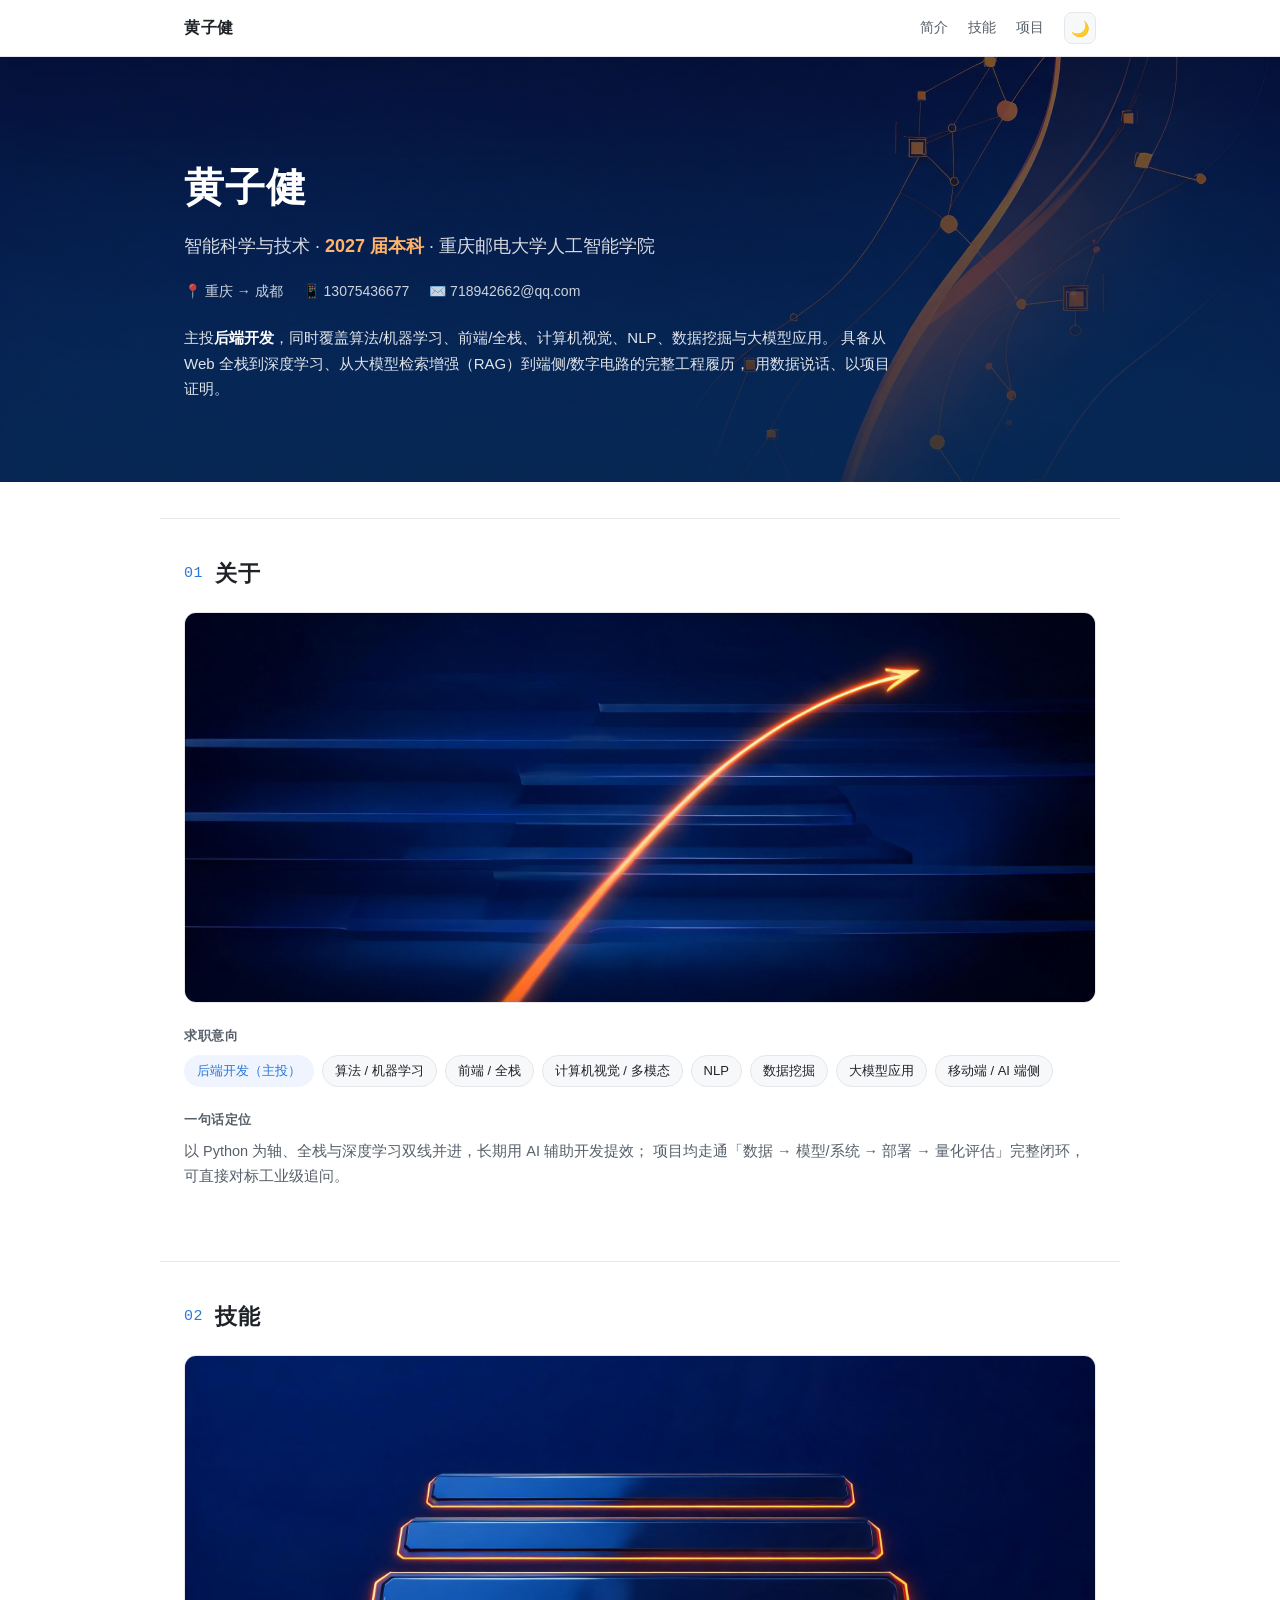
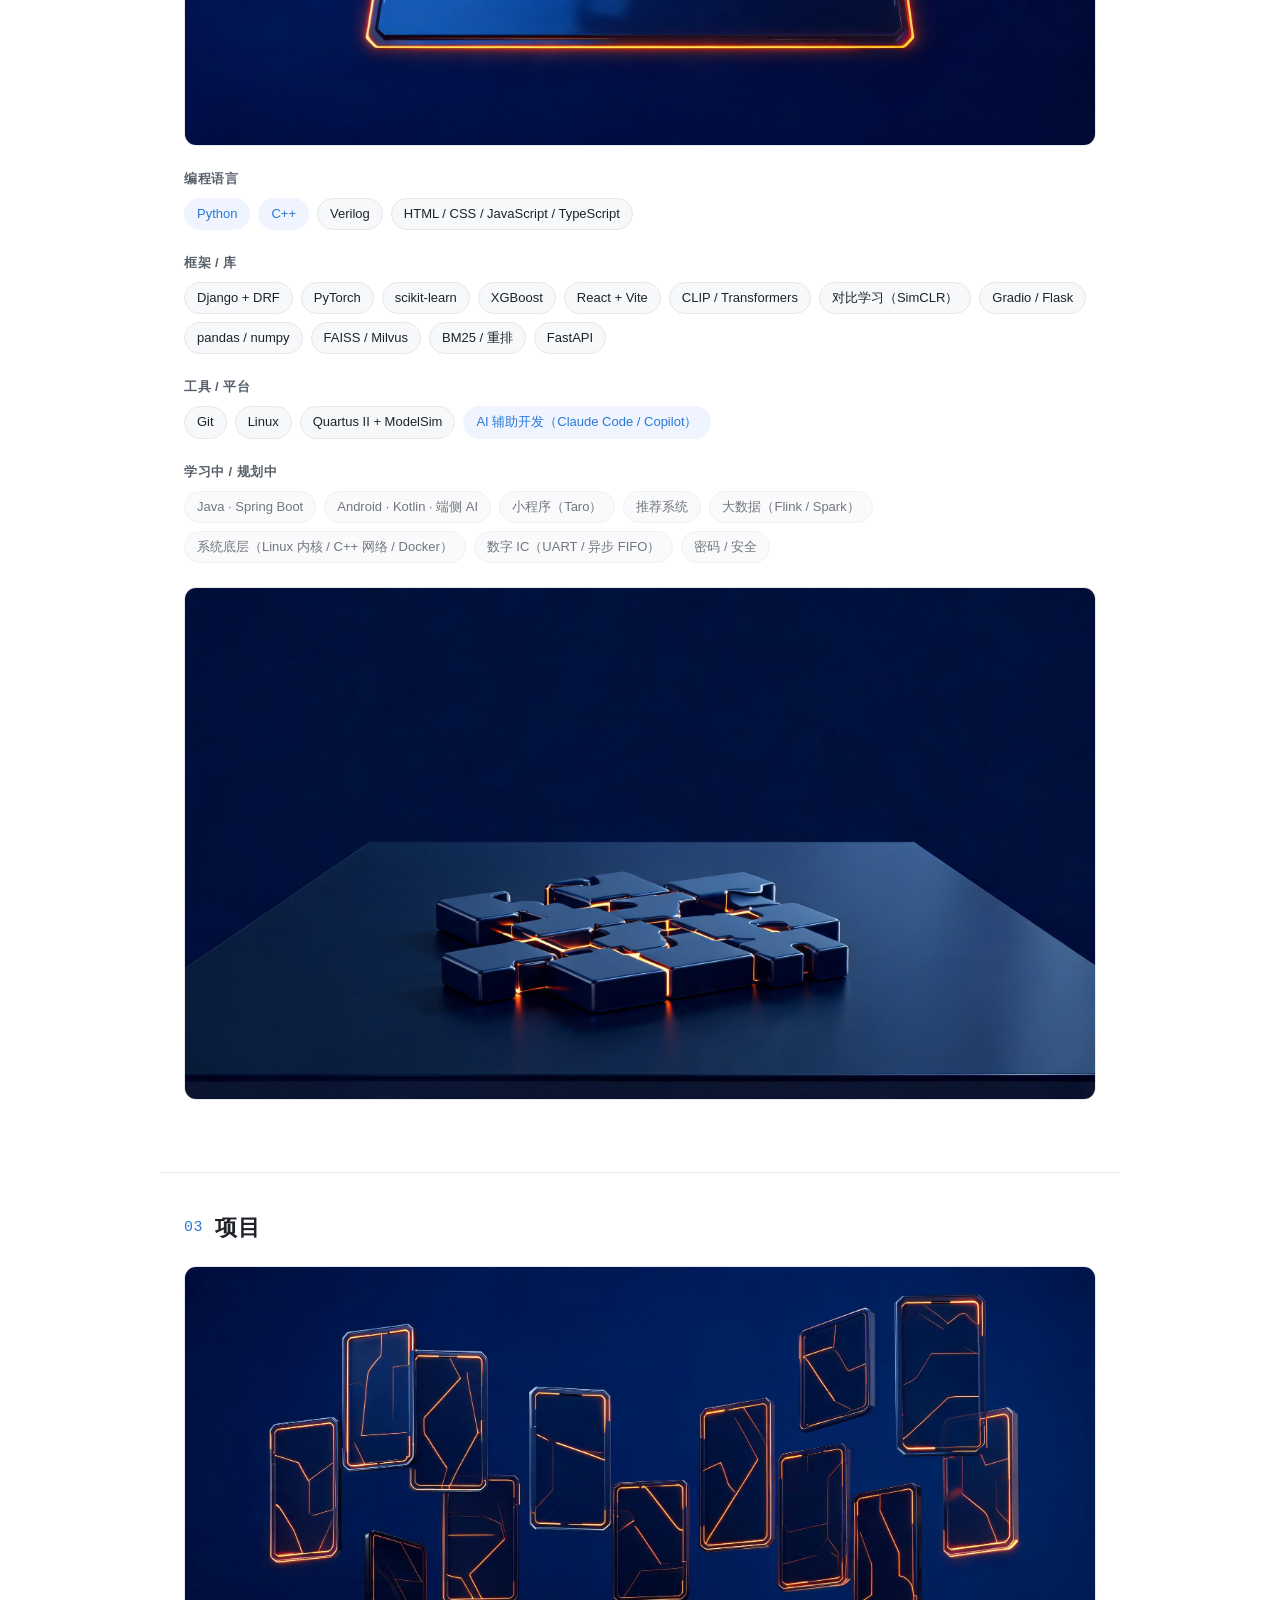
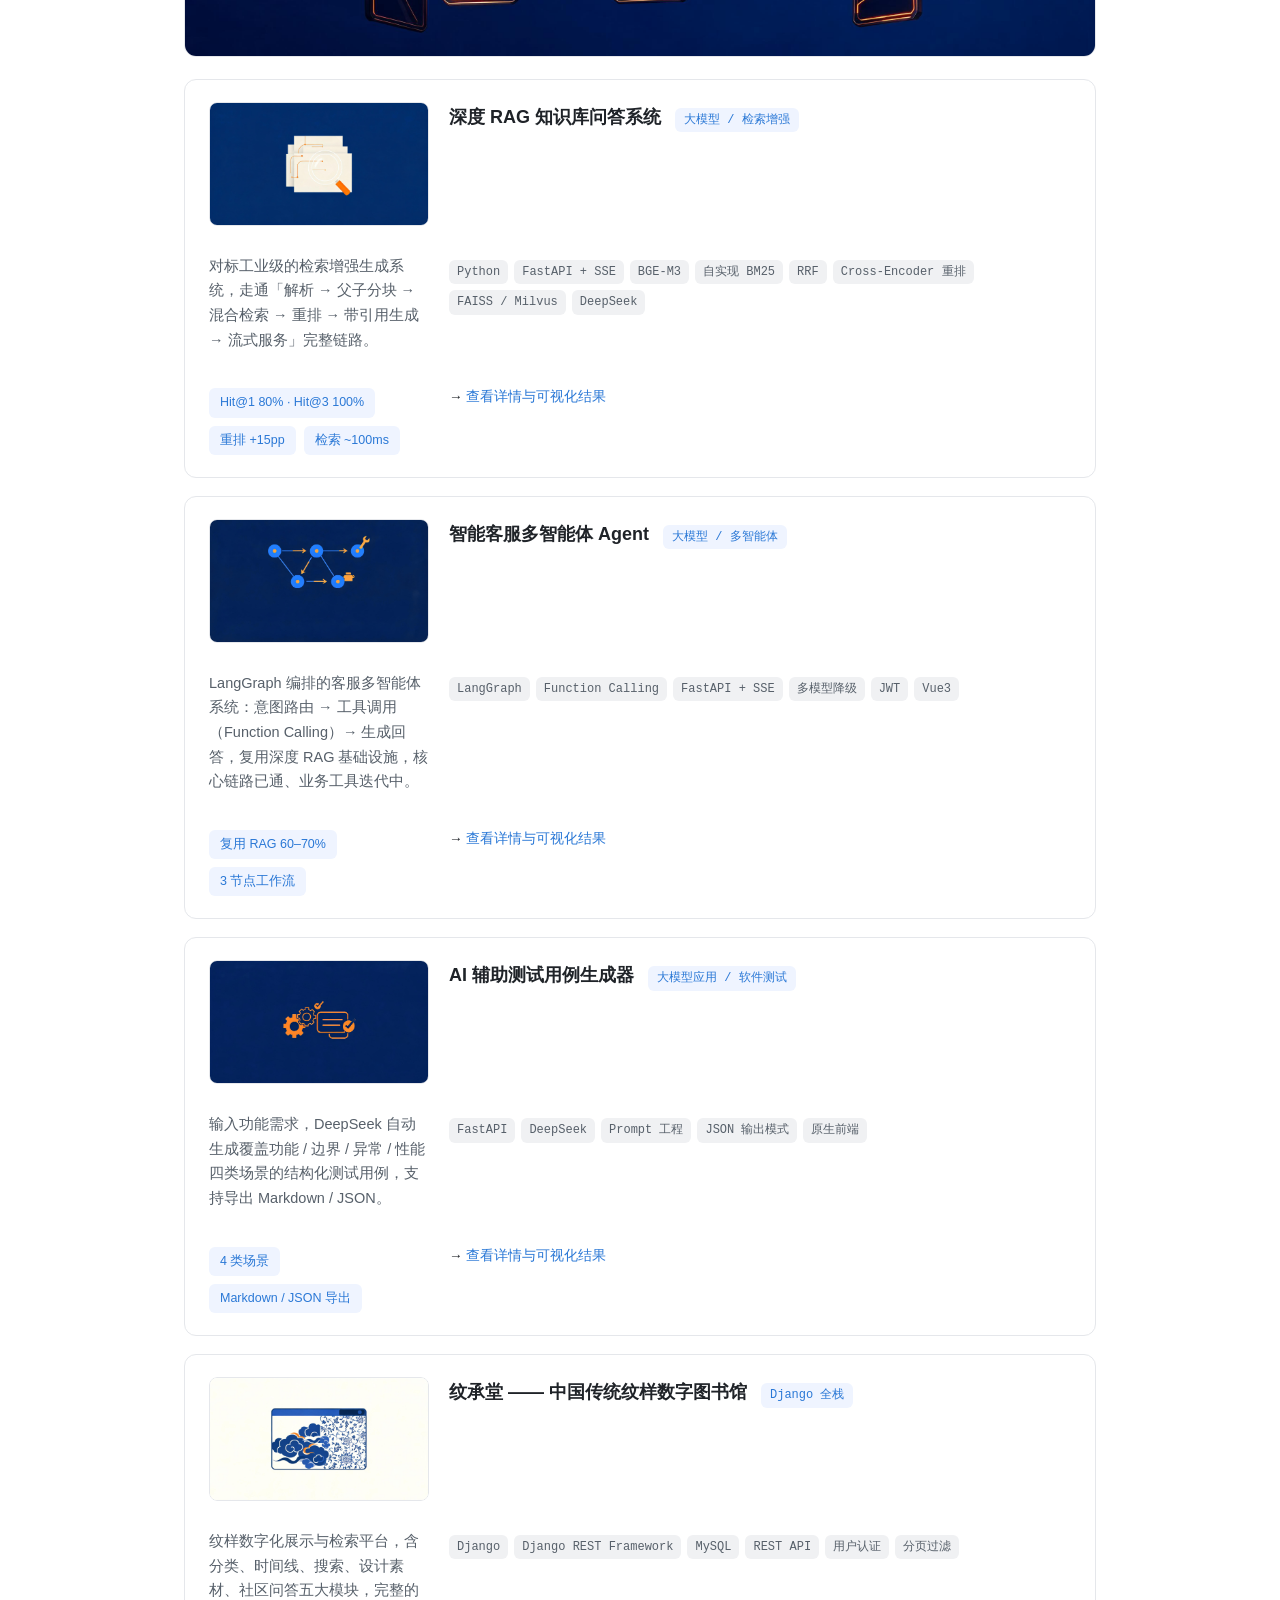
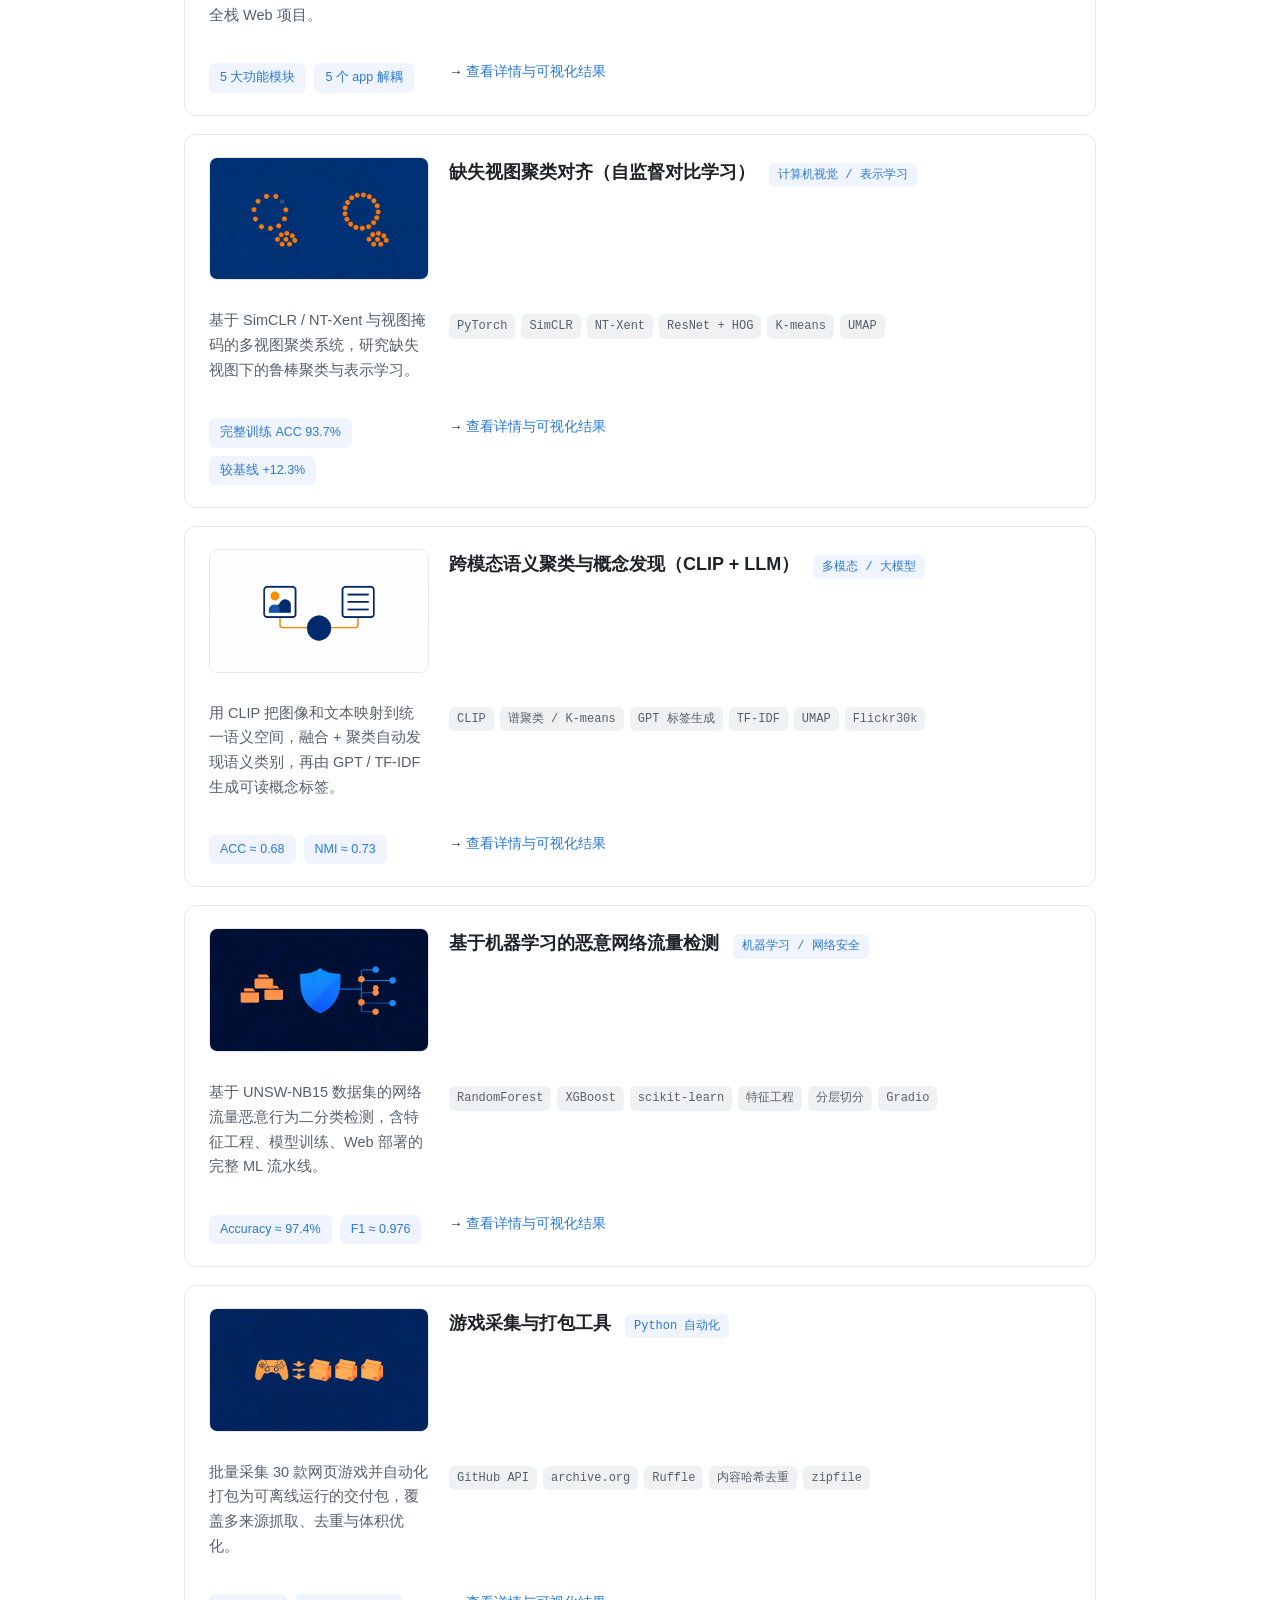
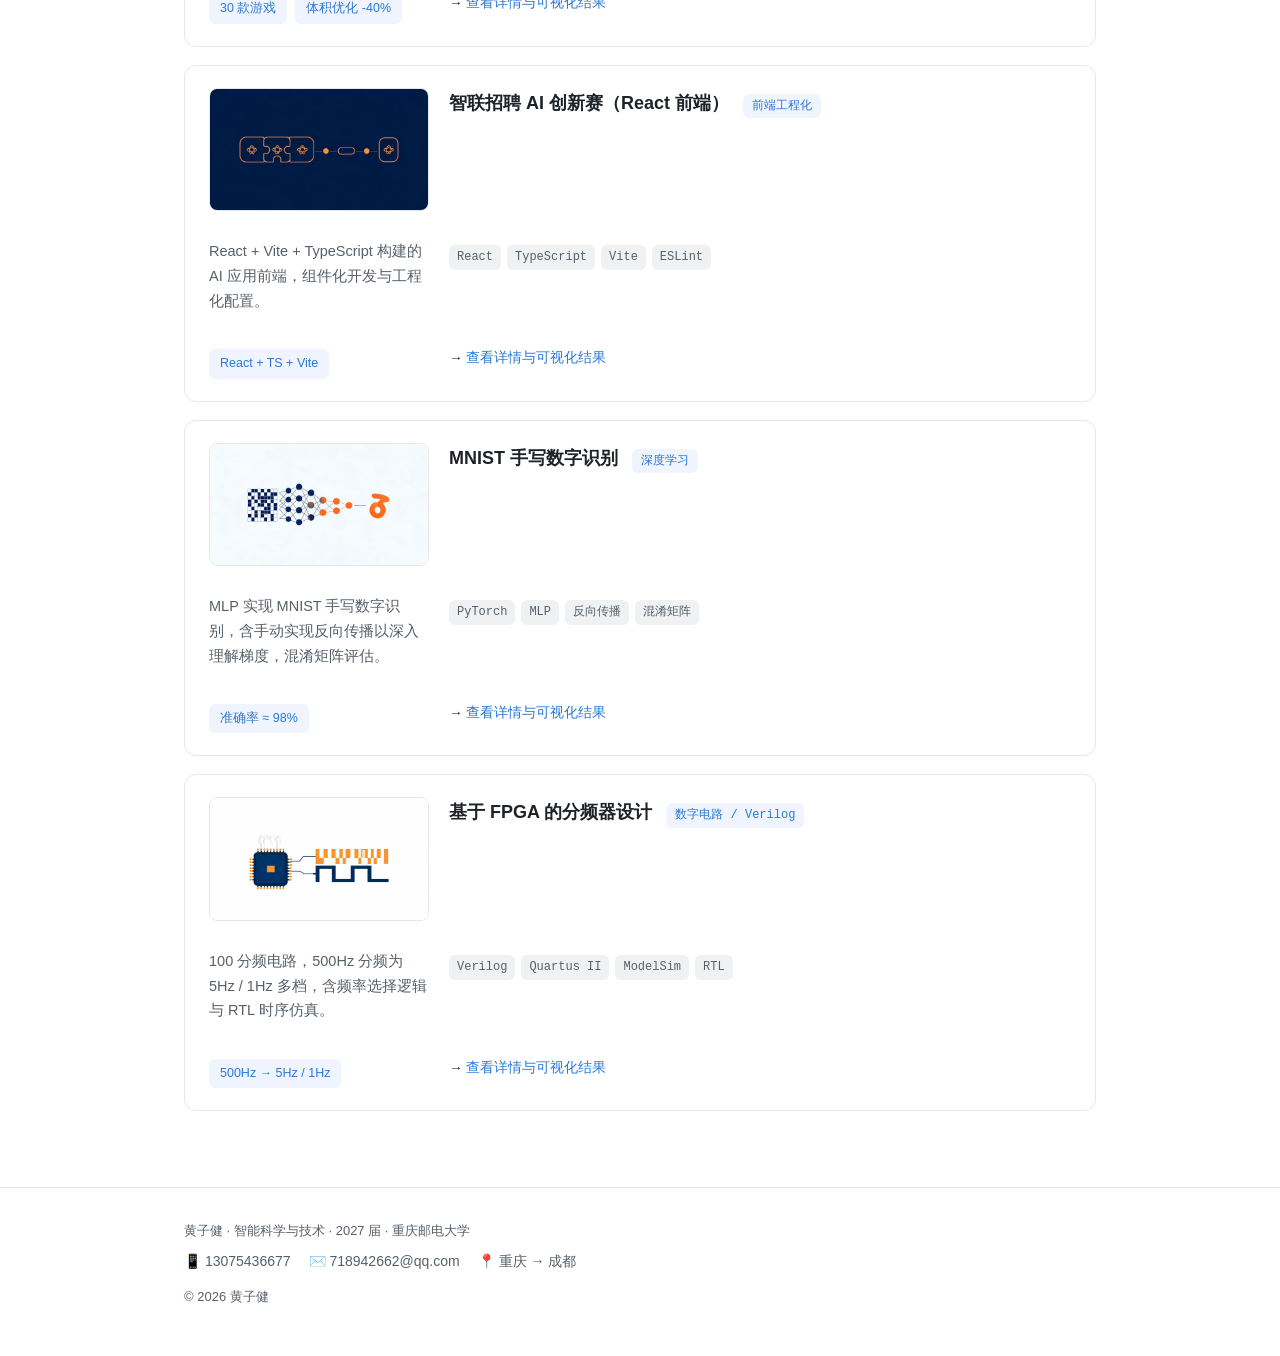
<file: index.html>
<!DOCTYPE html>
<html lang="zh-CN">
<head>
<meta charset="UTF-8" />
<meta name="viewport" content="width=device-width, initial-scale=1.0, viewport-fit=cover" />
<meta name="description" content="黄子健 · 智能科学与技术 · 个人技术主页" />
<title>黄子健 · 个人主页</title>
<link rel="stylesheet" href="style.css" />
</head>
<body>
<nav>
  <div class="inner">
    <a class="logo" href="#top">黄子健</a>
    <div class="links">
      <a href="#about">简介</a>
      <a href="#skills">技能</a>
      <a href="#projects">项目</a>
      <button id="theme-toggle" aria-label="切换深浅色" title="切换深浅色">🌙</button>
    </div>
  </div>
</nav>

<header class="hero" id="top">
  <div class="hero-bg"><img src="assets/hero.jpg" alt="科技感抽象插画横幅" /></div>
  <div class="wrap">
    <h1>黄子健</h1>
    <div class="role">智能科学与技术 · <b>2027 届本科</b> · 重庆邮电大学人工智能学院</div>
    <div class="contact">
      <span>📍 重庆 → 成都</span>
      <span>📱 13075436677</span>
      <span>✉️ 718942662@qq.com</span>
    </div>
    <p class="intro">
      主投<b>后端开发</b>，同时覆盖算法/机器学习、前端/全栈、计算机视觉、NLP、数据挖掘与大模型应用。
      具备从 Web 全栈到深度学习、从大模型检索增强（RAG）到端侧/数字电路的完整工程履历，
      用数据说话、以项目证明。
    </p>
  </div>
</header>

<section id="about">
  <div class="wrap">
    <h2><span class="num">01</span>关于</h2>
    <div class="sec-banner"><img src="assets/banner-about.jpg" alt="关于 · 抽象轨迹" loading="lazy"></div>
    <div class="skill-group">
      <div class="label">求职意向</div>
      <div class="tags">
        <span class="tag accent">后端开发（主投）</span>
        <span class="tag">算法 / 机器学习</span>
        <span class="tag">前端 / 全栈</span>
        <span class="tag">计算机视觉 / 多模态</span>
        <span class="tag">NLP</span>
        <span class="tag">数据挖掘</span>
        <span class="tag">大模型应用</span>
        <span class="tag">移动端 / AI 端侧</span>
      </div>
    </div>
    <div class="skill-group" style="margin-bottom:0">
      <div class="label">一句话定位</div>
      <p style="font-size:14.5px;color:var(--text-muted)">
        以 Python 为轴、全栈与深度学习双线并进，长期用 AI 辅助开发提效；
        项目均走通「数据 → 模型/系统 → 部署 → 量化评估」完整闭环，可直接对标工业级追问。
      </p>
    </div>
  </div>
</section>

<section id="skills">
  <div class="wrap">
    <h2><span class="num">02</span>技能</h2>
    <div class="sec-banner"><img src="assets/banner-skills.jpg" alt="技能 · 技术平台层" loading="lazy"></div>
    <div class="skill-group">
      <div class="label">编程语言</div>
      <div class="tags">
        <span class="tag accent">Python</span><span class="tag accent">C++</span>
        <span class="tag">Verilog</span><span class="tag">HTML / CSS / JavaScript / TypeScript</span>
      </div>
    </div>
    <div class="skill-group">
      <div class="label">框架 / 库</div>
      <div class="tags">
        <span class="tag">Django + DRF</span><span class="tag">PyTorch</span>
        <span class="tag">scikit-learn</span><span class="tag">XGBoost</span>
        <span class="tag">React + Vite</span><span class="tag">CLIP / Transformers</span>
        <span class="tag">对比学习（SimCLR）</span><span class="tag">Gradio / Flask</span>
        <span class="tag">pandas / numpy</span><span class="tag">FAISS / Milvus</span>
        <span class="tag">BM25 / 重排</span><span class="tag">FastAPI</span>
      </div>
    </div>
    <div class="skill-group">
      <div class="label">工具 / 平台</div>
      <div class="tags">
        <span class="tag">Git</span><span class="tag">Linux</span>
        <span class="tag">Quartus II + ModelSim</span><span class="tag accent">AI 辅助开发（Claude Code / Copilot）</span>
      </div>
    </div>
    <div class="skill-group" style="margin-bottom:0">
      <div class="label">学习中 / 规划中</div>
      <div class="tags">
        <span class="tag muted">Java · Spring Boot</span>
        <span class="tag muted">Android · Kotlin · 端侧 AI</span>
        <span class="tag muted">小程序（Taro）</span>
        <span class="tag muted">推荐系统</span>
        <span class="tag muted">大数据（Flink / Spark）</span>
        <span class="tag muted">系统底层（Linux 内核 / C++ 网络 / Docker）</span>
        <span class="tag muted">数字 IC（UART / 异步 FIFO）</span>
        <span class="tag muted">密码 / 安全</span>
      </div>
    </div>
    <div class="sec-viz"><img src="assets/skills.jpg" alt="技术栈全景" loading="lazy"></div>
  </div>
</section>

<section id="projects">
  <div class="wrap">
    <h2><span class="num">03</span>项目</h2>
    <div class="sec-banner"><img src="assets/banner-projects.jpg" alt="项目 · 作品集展示" loading="lazy"></div>
    <div class="projects">

      <div class="proj">
        <a class="thumb" href="projects/rag.html"><img src="assets/rag.jpg" alt="深度 RAG 知识库问答系统" loading="lazy"></a>
        <div class="head">
          <h3><a class="title" href="projects/rag.html">深度 RAG 知识库问答系统</a></h3>
          <span class="badge">大模型 / 检索增强</span>
        </div>
        <p class="desc">对标工业级的检索增强生成系统，走通「解析 → 父子分块 → 混合检索 → 重排 → 带引用生成 → 流式服务」完整链路。</p>
        <div class="stack">
          <span class="t">Python</span><span class="t">FastAPI + SSE</span><span class="t">BGE-M3</span>
          <span class="t">自实现 BM25</span><span class="t">RRF</span><span class="t">Cross-Encoder 重排</span>
          <span class="t">FAISS / Milvus</span><span class="t">DeepSeek</span>
        </div>
        <div class="metric">
          <span class="m">Hit@1 80% · Hit@3 100%</span><span class="m">重排 +15pp</span><span class="m">检索 ~100ms</span>
        </div>
        <p class="goto">→ <a href="projects/rag.html">查看详情与可视化结果</a></p>
      </div>

      <div class="proj">
        <a class="thumb" href="projects/agent.html"><img src="assets/agent.jpg" alt="智能客服多智能体 Agent" loading="lazy"></a>
        <div class="head">
          <h3><a class="title" href="projects/agent.html">智能客服多智能体 Agent</a></h3>
          <span class="badge">大模型 / 多智能体</span>
        </div>
        <p class="desc">LangGraph 编排的客服多智能体系统：意图路由 → 工具调用（Function Calling）→ 生成回答，复用深度 RAG 基础设施，核心链路已通、业务工具迭代中。</p>
        <div class="stack">
          <span class="t">LangGraph</span><span class="t">Function Calling</span><span class="t">FastAPI + SSE</span>
          <span class="t">多模型降级</span><span class="t">JWT</span><span class="t">Vue3</span>
        </div>
        <div class="metric">
          <span class="m">复用 RAG 60–70%</span><span class="m">3 节点工作流</span>
        </div>
        <p class="goto">→ <a href="projects/agent.html">查看详情与可视化结果</a></p>
      </div>

      <div class="proj">
        <a class="thumb" href="projects/ai-test-tool.html"><img src="assets/ai-test.jpg" alt="AI 辅助测试用例生成器" loading="lazy"></a>
        <div class="head">
          <h3><a class="title" href="projects/ai-test-tool.html">AI 辅助测试用例生成器</a></h3>
          <span class="badge">大模型应用 / 软件测试</span>
        </div>
        <p class="desc">输入功能需求，DeepSeek 自动生成覆盖功能 / 边界 / 异常 / 性能四类场景的结构化测试用例，支持导出 Markdown / JSON。</p>
        <div class="stack">
          <span class="t">FastAPI</span><span class="t">DeepSeek</span><span class="t">Prompt 工程</span>
          <span class="t">JSON 输出模式</span><span class="t">原生前端</span>
        </div>
        <div class="metric">
          <span class="m">4 类场景</span><span class="m">Markdown / JSON 导出</span>
        </div>
        <p class="goto">→ <a href="projects/ai-test-tool.html">查看详情与可视化结果</a></p>
      </div>

      <div class="proj">
        <a class="thumb" href="projects/wenchengtang.html"><img src="assets/wenchengtang.jpg" alt="纹承堂 —— 中国传统纹样数字图书馆" loading="lazy"></a>
        <div class="head">
          <h3><a class="title" href="projects/wenchengtang.html">纹承堂 —— 中国传统纹样数字图书馆</a></h3>
          <span class="badge">Django 全栈</span>
        </div>
        <p class="desc">纹样数字化展示与检索平台，含分类、时间线、搜索、设计素材、社区问答五大模块，完整的全栈 Web 项目。</p>
        <div class="stack">
          <span class="t">Django</span><span class="t">Django REST Framework</span><span class="t">MySQL</span>
          <span class="t">REST API</span><span class="t">用户认证</span><span class="t">分页过滤</span>
        </div>
        <div class="metric">
          <span class="m">5 大功能模块</span><span class="m">5 个 app 解耦</span>
        </div>
        <p class="goto">→ <a href="projects/wenchengtang.html">查看详情与可视化结果</a></p>
      </div>

      <div class="proj">
        <a class="thumb" href="projects/clustering.html"><img src="assets/clustering.jpg" alt="缺失视图聚类对齐（自监督对比学习）" loading="lazy"></a>
        <div class="head">
          <h3><a class="title" href="projects/clustering.html">缺失视图聚类对齐（自监督对比学习）</a></h3>
          <span class="badge">计算机视觉 / 表示学习</span>
        </div>
        <p class="desc">基于 SimCLR / NT-Xent 与视图掩码的多视图聚类系统，研究缺失视图下的鲁棒聚类与表示学习。</p>
        <div class="stack">
          <span class="t">PyTorch</span><span class="t">SimCLR</span><span class="t">NT-Xent</span>
          <span class="t">ResNet + HOG</span><span class="t">K-means</span><span class="t">UMAP</span>
        </div>
        <div class="metric">
          <span class="m">完整训练 ACC 93.7%</span><span class="m">较基线 +12.3%</span>
        </div>
        <p class="goto">→ <a href="projects/clustering.html">查看详情与可视化结果</a></p>
      </div>

      <div class="proj">
        <a class="thumb" href="projects/clip.html"><img src="assets/clip.jpg" alt="跨模态语义聚类与概念发现（CLIP + LLM）" loading="lazy"></a>
        <div class="head">
          <h3><a class="title" href="projects/clip.html">跨模态语义聚类与概念发现（CLIP + LLM）</a></h3>
          <span class="badge">多模态 / 大模型</span>
        </div>
        <p class="desc">用 CLIP 把图像和文本映射到统一语义空间，融合 + 聚类自动发现语义类别，再由 GPT / TF-IDF 生成可读概念标签。</p>
        <div class="stack">
          <span class="t">CLIP</span><span class="t">谱聚类 / K-means</span><span class="t">GPT 标签生成</span>
          <span class="t">TF-IDF</span><span class="t">UMAP</span><span class="t">Flickr30k</span>
        </div>
        <div class="metric">
          <span class="m">ACC ≈ 0.68</span><span class="m">NMI ≈ 0.73</span>
        </div>
        <p class="goto">→ <a href="projects/clip.html">查看详情与可视化结果</a></p>
      </div>

      <div class="proj">
        <a class="thumb" href="projects/traffic.html"><img src="assets/traffic.jpg" alt="基于机器学习的恶意网络流量检测" loading="lazy"></a>
        <div class="head">
          <h3><a class="title" href="projects/traffic.html">基于机器学习的恶意网络流量检测</a></h3>
          <span class="badge">机器学习 / 网络安全</span>
        </div>
        <p class="desc">基于 UNSW-NB15 数据集的网络流量恶意行为二分类检测，含特征工程、模型训练、Web 部署的完整 ML 流水线。</p>
        <div class="stack">
          <span class="t">RandomForest</span><span class="t">XGBoost</span><span class="t">scikit-learn</span>
          <span class="t">特征工程</span><span class="t">分层切分</span><span class="t">Gradio</span>
        </div>
        <div class="metric">
          <span class="m">Accuracy ≈ 97.4%</span><span class="m">F1 ≈ 0.976</span>
        </div>
        <p class="goto">→ <a href="projects/traffic.html">查看详情与可视化结果</a></p>
      </div>

      <div class="proj">
        <a class="thumb" href="projects/game.html"><img src="assets/game.jpg" alt="游戏采集与打包工具" loading="lazy"></a>
        <div class="head">
          <h3><a class="title" href="projects/game.html">游戏采集与打包工具</a></h3>
          <span class="badge">Python 自动化</span>
        </div>
        <p class="desc">批量采集 30 款网页游戏并自动化打包为可离线运行的交付包，覆盖多来源抓取、去重与体积优化。</p>
        <div class="stack">
          <span class="t">GitHub API</span><span class="t">archive.org</span><span class="t">Ruffle</span>
          <span class="t">内容哈希去重</span><span class="t">zipfile</span>
        </div>
        <div class="metric">
          <span class="m">30 款游戏</span><span class="m">体积优化 -40%</span>
        </div>
        <p class="goto">→ <a href="projects/game.html">查看详情与可视化结果</a></p>
      </div>

      <div class="proj">
        <a class="thumb" href="projects/react.html"><img src="assets/react.jpg" alt="智联招聘 AI 创新赛（React 前端）" loading="lazy"></a>
        <div class="head">
          <h3><a class="title" href="projects/react.html">智联招聘 AI 创新赛（React 前端）</a></h3>
          <span class="badge">前端工程化</span>
        </div>
        <p class="desc">React + Vite + TypeScript 构建的 AI 应用前端，组件化开发与工程化配置。</p>
        <div class="stack">
          <span class="t">React</span><span class="t">TypeScript</span><span class="t">Vite</span><span class="t">ESLint</span>
        </div>
        <div class="metric">
          <span class="m">React + TS + Vite</span>
        </div>
        <p class="goto">→ <a href="projects/react.html">查看详情与可视化结果</a></p>
      </div>

      <div class="proj">
        <a class="thumb" href="projects/mnist.html"><img src="assets/mnist.jpg" alt="MNIST 手写数字识别" loading="lazy"></a>
        <div class="head">
          <h3><a class="title" href="projects/mnist.html">MNIST 手写数字识别</a></h3>
          <span class="badge">深度学习</span>
        </div>
        <p class="desc">MLP 实现 MNIST 手写数字识别，含手动实现反向传播以深入理解梯度，混淆矩阵评估。</p>
        <div class="stack">
          <span class="t">PyTorch</span><span class="t">MLP</span><span class="t">反向传播</span><span class="t">混淆矩阵</span>
        </div>
        <div class="metric">
          <span class="m">准确率 ≈ 98%</span>
        </div>
        <p class="goto">→ <a href="projects/mnist.html">查看详情与可视化结果</a></p>
      </div>

      <div class="proj">
        <a class="thumb" href="projects/fpga.html"><img src="assets/fpga.jpg" alt="基于 FPGA 的分频器设计" loading="lazy"></a>
        <div class="head">
          <h3><a class="title" href="projects/fpga.html">基于 FPGA 的分频器设计</a></h3>
          <span class="badge">数字电路 / Verilog</span>
        </div>
        <p class="desc">100 分频电路，500Hz 分频为 5Hz / 1Hz 多档，含频率选择逻辑与 RTL 时序仿真。</p>
        <div class="stack">
          <span class="t">Verilog</span><span class="t">Quartus II</span><span class="t">ModelSim</span><span class="t">RTL</span>
        </div>
        <div class="metric">
          <span class="m">500Hz → 5Hz / 1Hz</span>
        </div>
        <p class="goto">→ <a href="projects/fpga.html">查看详情与可视化结果</a></p>
      </div>

    </div>
  </div>
</section>

<footer>
  <div class="inner">
    <p>黄子健 · 智能科学与技术 · 2027 届 · 重庆邮电大学</p>
    <div class="links">
      <span>📱 13075436677</span>
      <span>✉️ 718942662@qq.com</span>
      <span>📍 重庆 → 成都</span>
    </div>
    <p style="margin-top:12px">© 2026 黄子健</p>
  </div>
</footer>

<script src="main.js"></script>
</body>
</html>
</file>
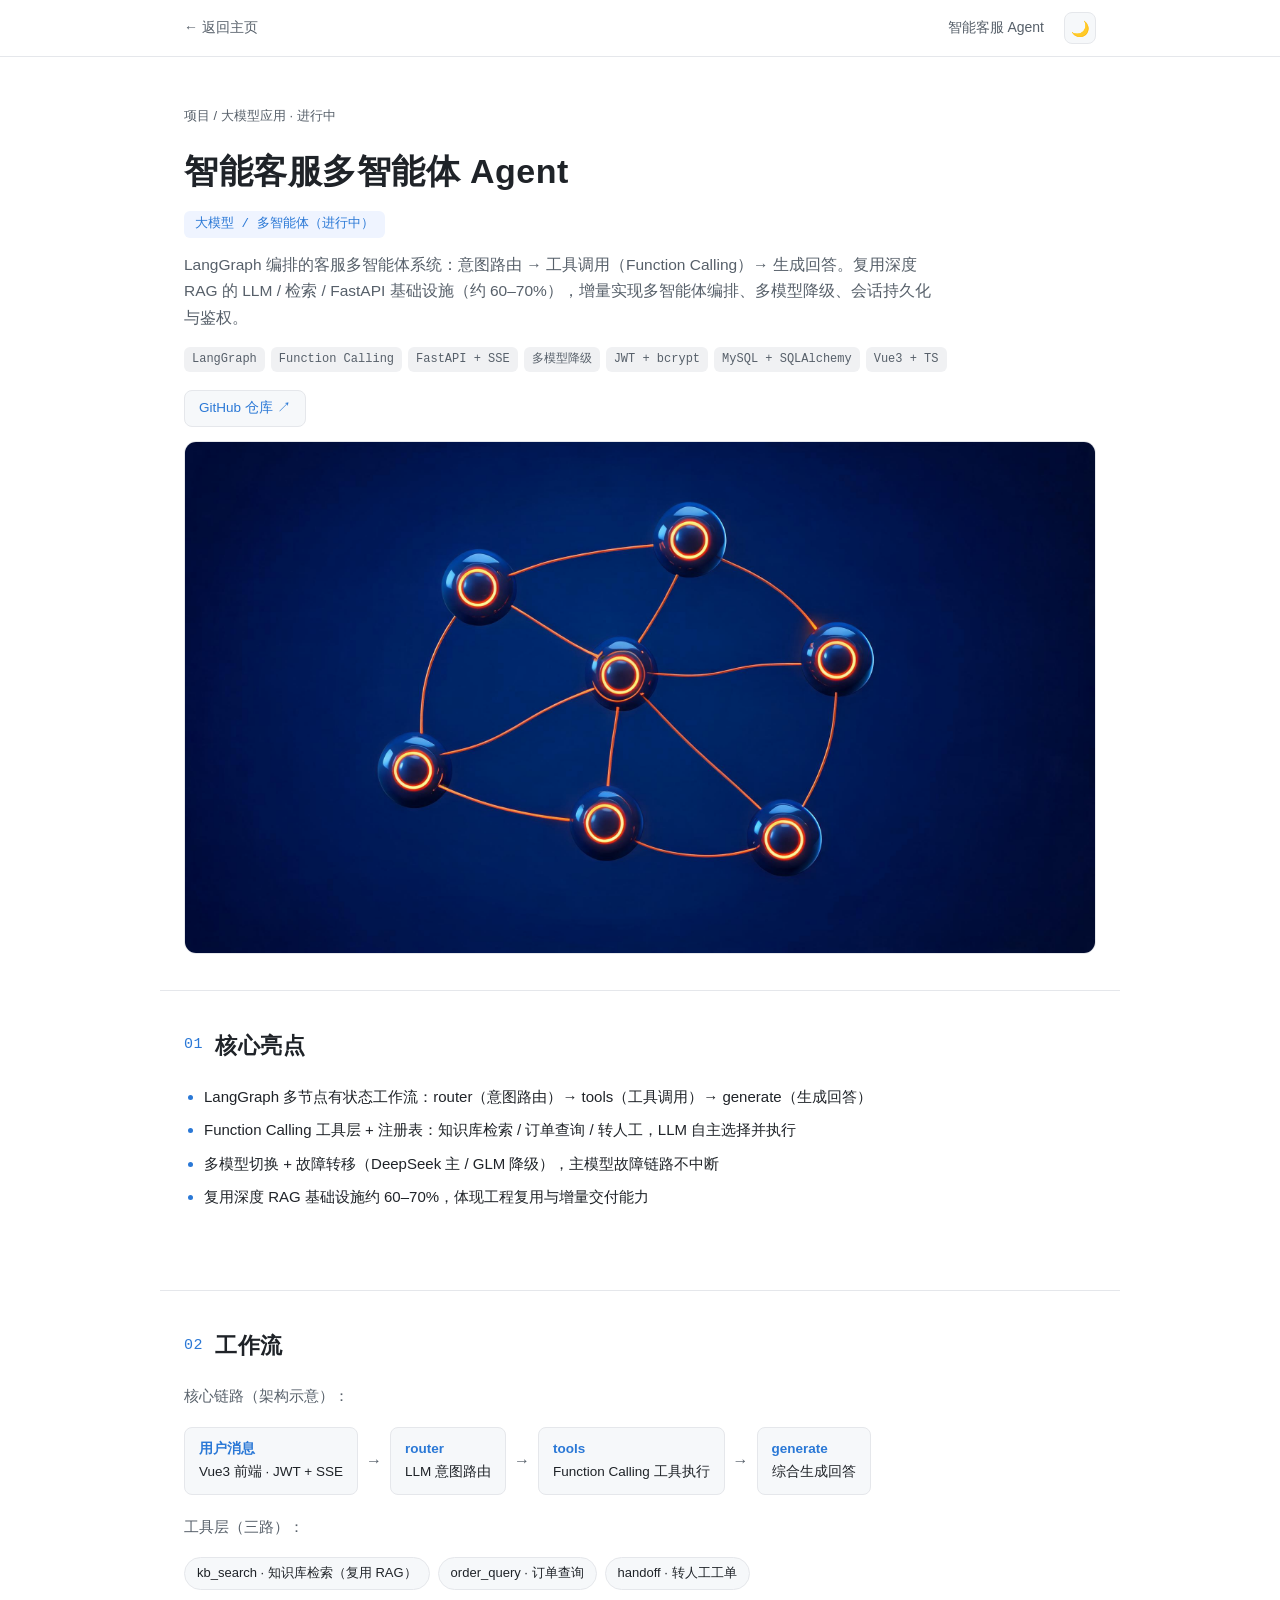
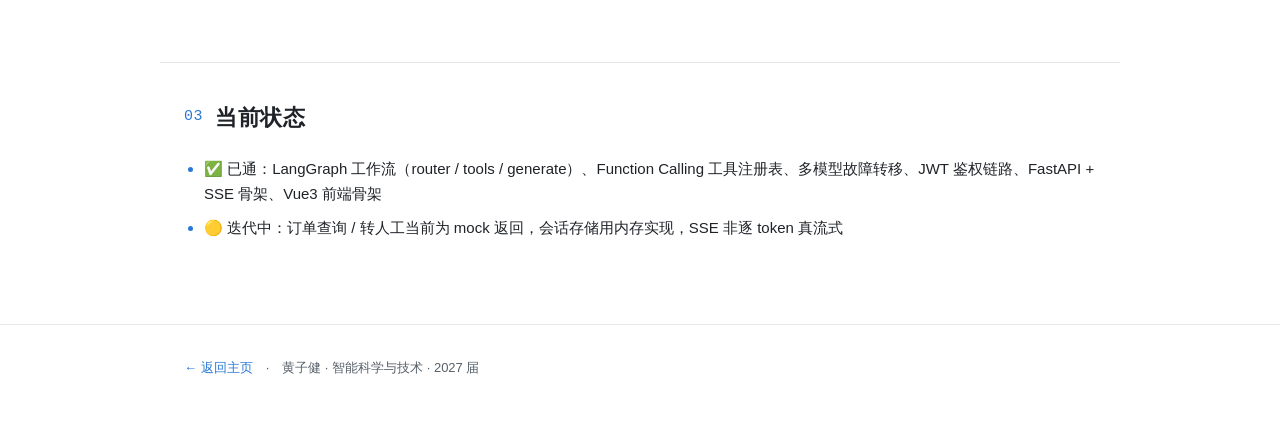
<file: projects/agent.html>
<!DOCTYPE html>
<html lang="zh-CN">
<head>
<meta charset="UTF-8" />
<meta name="viewport" content="width=device-width, initial-scale=1.0, viewport-fit=cover" />
<title>智能客服多智能体 Agent · 黄子健</title>
<link rel="stylesheet" href="../style.css" />
</head>
<body>
<nav>
  <div class="inner">
    <a class="back" href="../index.html">← 返回主页</a>
    <div class="links">
      <span class="hide-sm" style="color:var(--text-muted);font-size:14px">智能客服 Agent</span>
      <button id="theme-toggle" aria-label="切换深浅色" title="切换深浅色">🌙</button>
    </div>
  </div>
</nav>

<header class="page-head">
  <div class="wrap">
    <div class="crumb">项目 / 大模型应用 · 进行中</div>
    <h1>智能客服多智能体 Agent</h1>
    <span class="badge">大模型 / 多智能体（进行中）</span>
    <p class="desc">LangGraph 编排的客服多智能体系统：意图路由 → 工具调用（Function Calling）→ 生成回答。复用深度 RAG 的 LLM / 检索 / FastAPI 基础设施（约 60–70%），增量实现多智能体编排、多模型降级、会话持久化与鉴权。</p>
    <div class="stack">
      <span class="t">LangGraph</span><span class="t">Function Calling</span><span class="t">FastAPI + SSE</span>
      <span class="t">多模型降级</span><span class="t">JWT + bcrypt</span><span class="t">MySQL + SQLAlchemy</span>
      <span class="t">Vue3 + TS</span>
    </div>
    <p class="gh"><a href="https://github.com/curtain-shadow/agent-cs" target="_blank" rel="noopener">GitHub 仓库 ↗</a></p>
  </div>
</header>

<div class="banner"><img src="../assets/detail-agent.jpg" alt="智能客服多智能体系统主题图"></div>


<section>
  <div class="wrap">
    <h2><span class="num">01</span>核心亮点</h2>
    <ul class="highlights">
      <li>LangGraph 多节点有状态工作流：router（意图路由）→ tools（工具调用）→ generate（生成回答）</li>
      <li>Function Calling 工具层 + 注册表：知识库检索 / 订单查询 / 转人工，LLM 自主选择并执行</li>
      <li>多模型切换 + 故障转移（DeepSeek 主 / GLM 降级），主模型故障链路不中断</li>
      <li>复用深度 RAG 基础设施约 60–70%，体现工程复用与增量交付能力</li>
    </ul>
  </div>
</section>

<section>
  <div class="wrap">
    <h2><span class="num">02</span>工作流</h2>
    <p class="lead">核心链路（架构示意）：</p>
    <div class="flow">
      <span class="node"><b>用户消息</b><br/>Vue3 前端 · JWT + SSE</span><span class="arrow">→</span>
      <span class="node"><b>router</b><br/>LLM 意图路由</span><span class="arrow">→</span>
      <span class="node"><b>tools</b><br/>Function Calling 工具执行</span><span class="arrow">→</span>
      <span class="node"><b>generate</b><br/>综合生成回答</span>
    </div>
    <p class="lead" style="margin-top:20px">工具层（三路）：</p>
    <div class="tags">
      <span class="tag">kb_search · 知识库检索（复用 RAG）</span>
      <span class="tag">order_query · 订单查询</span>
      <span class="tag">handoff · 转人工工单</span>
    </div>
  </div>
</section>

<section>
  <div class="wrap">
    <h2><span class="num">03</span>当前状态</h2>
    <ul class="highlights">
      <li>✅ 已通：LangGraph 工作流（router / tools / generate）、Function Calling 工具注册表、多模型故障转移、JWT 鉴权链路、FastAPI + SSE 骨架、Vue3 前端骨架</li>
      <li>🟡 迭代中：订单查询 / 转人工当前为 mock 返回，会话存储用内存实现，SSE 非逐 token 真流式</li>
    </ul>
  </div>
</section>

<footer>
  <div class="inner">
    <p><a href="../index.html">← 返回主页</a>　·　黄子健 · 智能科学与技术 · 2027 届</p>
  </div>
</footer>

<script src="../main.js"></script>
</body>
</html>
</file>
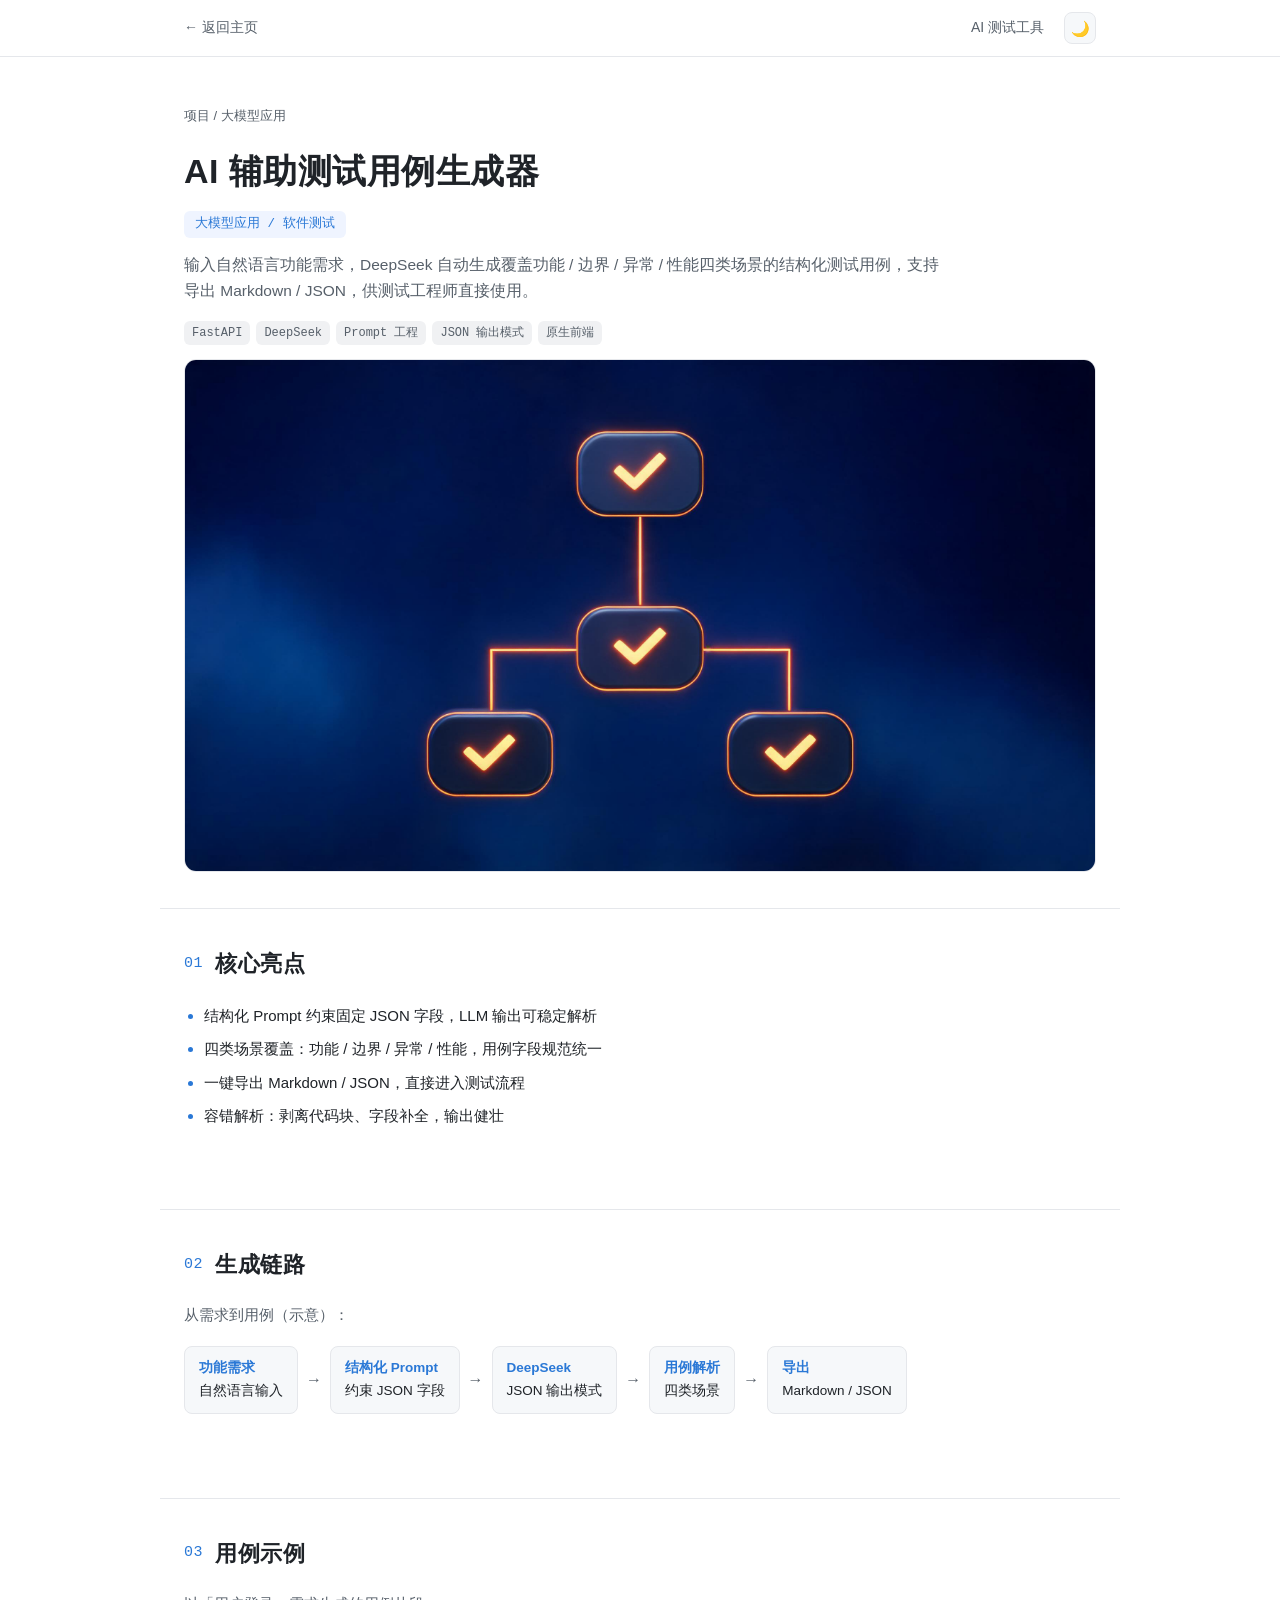
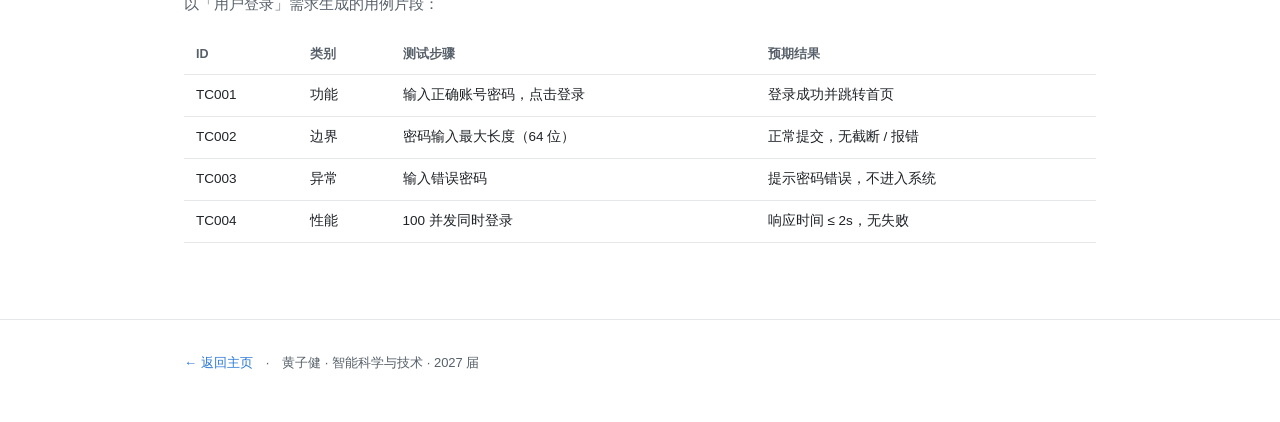
<file: projects/ai-test-tool.html>
<!DOCTYPE html>
<html lang="zh-CN">
<head>
<meta charset="UTF-8" />
<meta name="viewport" content="width=device-width, initial-scale=1.0, viewport-fit=cover" />
<title>AI 辅助测试用例生成器 · 黄子健</title>
<link rel="stylesheet" href="../style.css" />
</head>
<body>
<nav>
  <div class="inner">
    <a class="back" href="../index.html">← 返回主页</a>
    <div class="links">
      <span class="hide-sm" style="color:var(--text-muted);font-size:14px">AI 测试工具</span>
      <button id="theme-toggle" aria-label="切换深浅色" title="切换深浅色">🌙</button>
    </div>
  </div>
</nav>

<header class="page-head">
  <div class="wrap">
    <div class="crumb">项目 / 大模型应用</div>
    <h1>AI 辅助测试用例生成器</h1>
    <span class="badge">大模型应用 / 软件测试</span>
    <p class="desc">输入自然语言功能需求，DeepSeek 自动生成覆盖功能 / 边界 / 异常 / 性能四类场景的结构化测试用例，支持导出 Markdown / JSON，供测试工程师直接使用。</p>
    <div class="stack">
      <span class="t">FastAPI</span><span class="t">DeepSeek</span><span class="t">Prompt 工程</span>
      <span class="t">JSON 输出模式</span><span class="t">原生前端</span>
    </div>
  </div>
</header>

<div class="banner"><img src="../assets/detail-ai-test.jpg" alt="AI 测试用例生成器主题图"></div>


<section>
  <div class="wrap">
    <h2><span class="num">01</span>核心亮点</h2>
    <ul class="highlights">
      <li>结构化 Prompt 约束固定 JSON 字段，LLM 输出可稳定解析</li>
      <li>四类场景覆盖：功能 / 边界 / 异常 / 性能，用例字段规范统一</li>
      <li>一键导出 Markdown / JSON，直接进入测试流程</li>
      <li>容错解析：剥离代码块、字段补全，输出健壮</li>
    </ul>
  </div>
</section>

<section>
  <div class="wrap">
    <h2><span class="num">02</span>生成链路</h2>
    <p class="lead">从需求到用例（示意）：</p>
    <div class="flow">
      <span class="node"><b>功能需求</b><br/>自然语言输入</span><span class="arrow">→</span>
      <span class="node"><b>结构化 Prompt</b><br/>约束 JSON 字段</span><span class="arrow">→</span>
      <span class="node"><b>DeepSeek</b><br/>JSON 输出模式</span><span class="arrow">→</span>
      <span class="node"><b>用例解析</b><br/>四类场景</span><span class="arrow">→</span>
      <span class="node"><b>导出</b><br/>Markdown / JSON</span>
    </div>
  </div>
</section>

<section>
  <div class="wrap">
    <h2><span class="num">03</span>用例示例</h2>
    <p class="lead">以「用户登录」需求生成的用例片段：</p>
    <table class="tbl">
      <thead>
        <tr><th>ID</th><th>类别</th><th>测试步骤</th><th>预期结果</th></tr>
      </thead>
      <tbody>
        <tr><td>TC001</td><td>功能</td><td>输入正确账号密码，点击登录</td><td>登录成功并跳转首页</td></tr>
        <tr><td>TC002</td><td>边界</td><td>密码输入最大长度（64 位）</td><td>正常提交，无截断 / 报错</td></tr>
        <tr><td>TC003</td><td>异常</td><td>输入错误密码</td><td>提示密码错误，不进入系统</td></tr>
        <tr><td>TC004</td><td>性能</td><td>100 并发同时登录</td><td>响应时间 ≤ 2s，无失败</td></tr>
      </tbody>
    </table>
  </div>
</section>

<footer>
  <div class="inner">
    <p><a href="../index.html">← 返回主页</a>　·　黄子健 · 智能科学与技术 · 2027 届</p>
  </div>
</footer>

<script src="../main.js"></script>
</body>
</html>
</file>
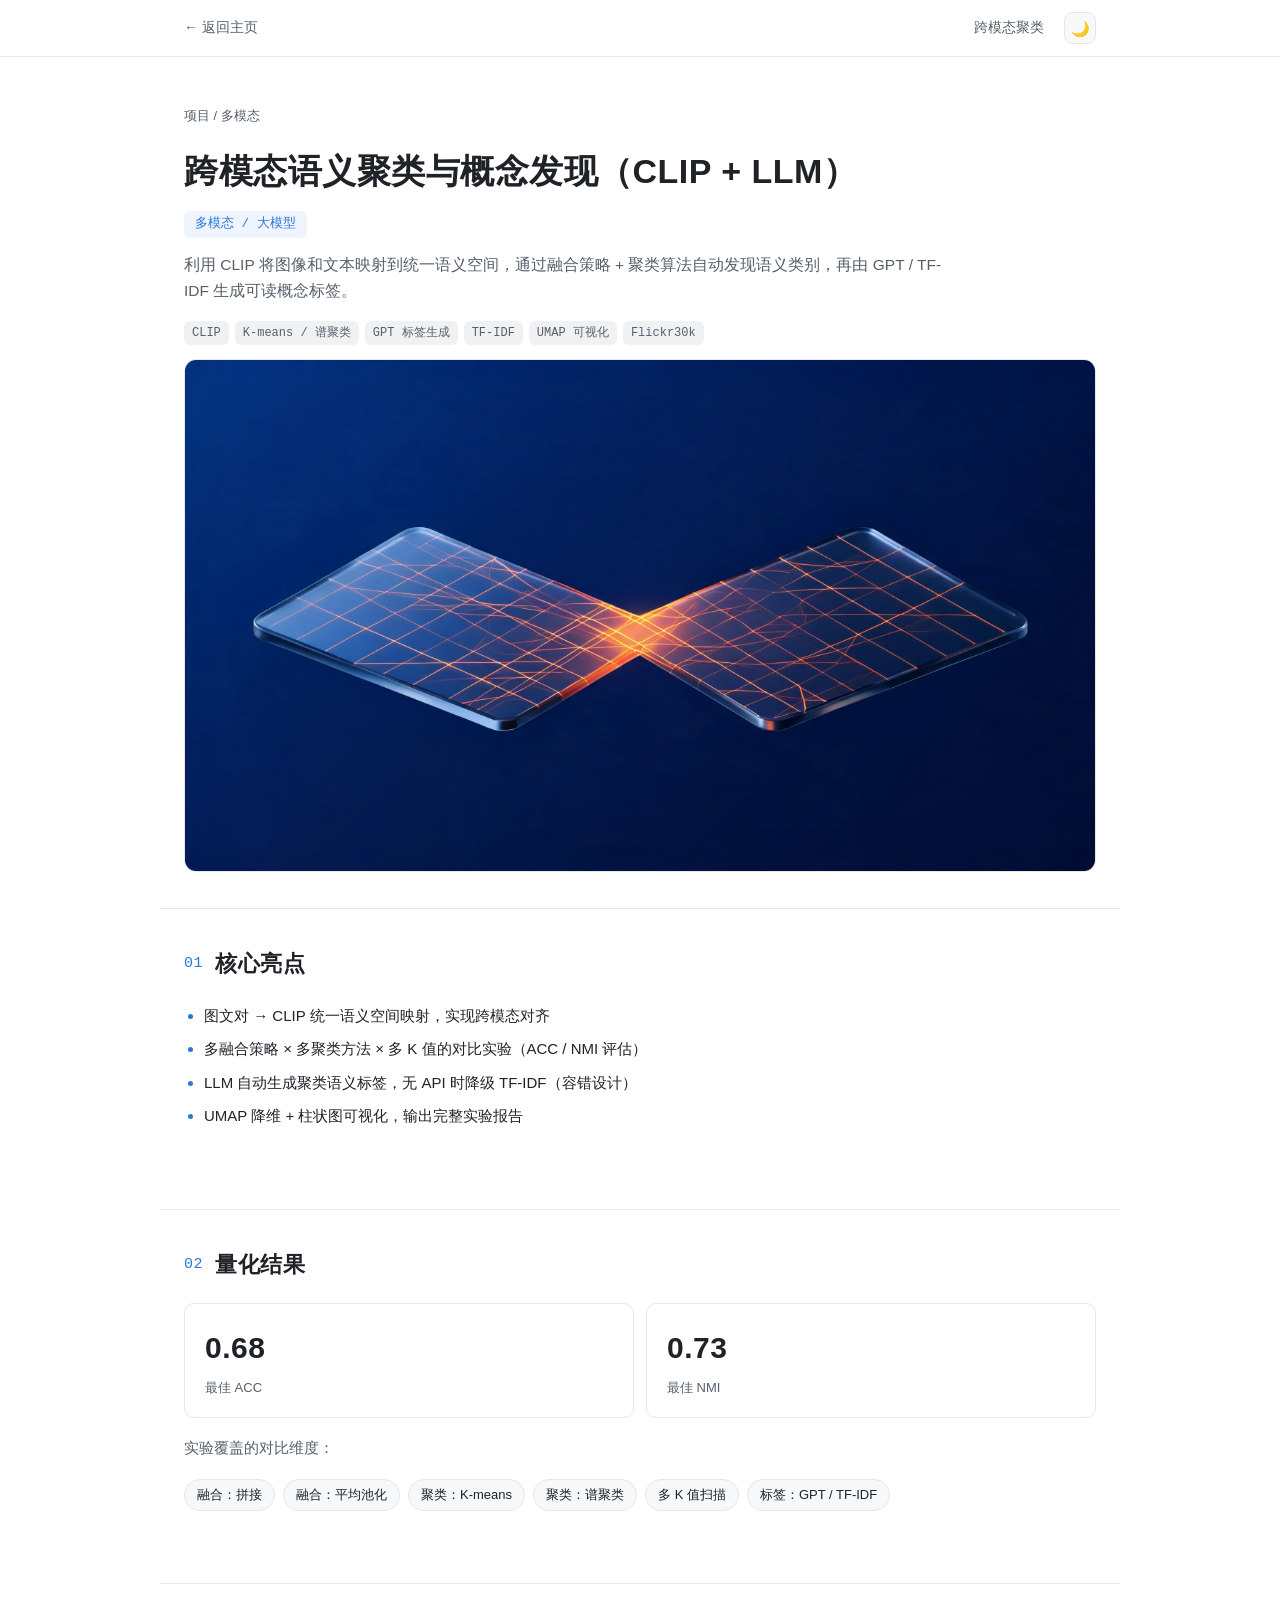
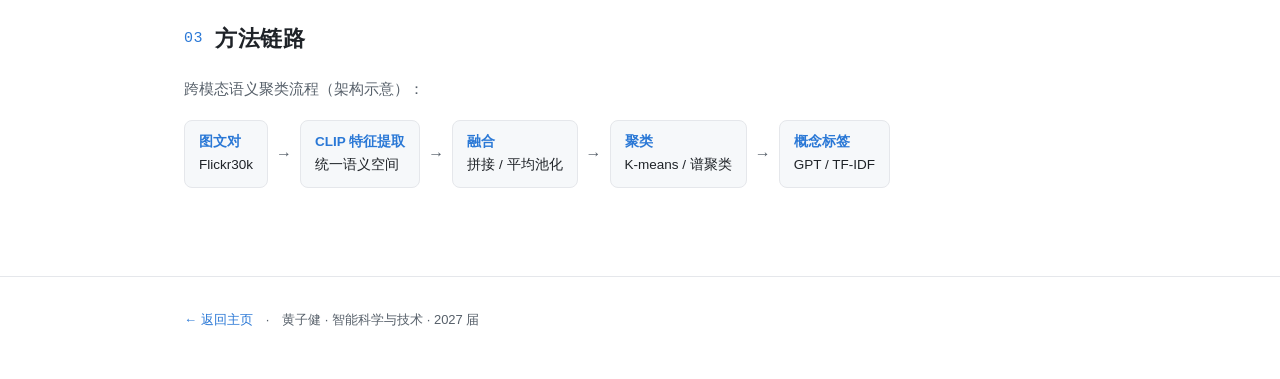
<file: projects/clip.html>
<!DOCTYPE html>
<html lang="zh-CN">
<head>
<meta charset="UTF-8" />
<meta name="viewport" content="width=device-width, initial-scale=1.0, viewport-fit=cover" />
<title>跨模态语义聚类与概念发现 · 黄子健</title>
<link rel="stylesheet" href="../style.css" />
</head>
<body>
<nav>
  <div class="inner">
    <a class="back" href="../index.html">← 返回主页</a>
    <div class="links">
      <span class="hide-sm" style="color:var(--text-muted);font-size:14px">跨模态聚类</span>
      <button id="theme-toggle" aria-label="切换深浅色" title="切换深浅色">🌙</button>
    </div>
  </div>
</nav>

<header class="page-head">
  <div class="wrap">
    <div class="crumb">项目 / 多模态</div>
    <h1>跨模态语义聚类与概念发现（CLIP + LLM）</h1>
    <span class="badge">多模态 / 大模型</span>
    <p class="desc">利用 CLIP 将图像和文本映射到统一语义空间，通过融合策略 + 聚类算法自动发现语义类别，再由 GPT / TF-IDF 生成可读概念标签。</p>
    <div class="stack">
      <span class="t">CLIP</span><span class="t">K-means / 谱聚类</span><span class="t">GPT 标签生成</span>
      <span class="t">TF-IDF</span><span class="t">UMAP 可视化</span><span class="t">Flickr30k</span>
    </div>
  </div>
</header>

<div class="banner"><img src="../assets/detail-clip.jpg" alt="跨模态语义聚类主题图"></div>


<section>
  <div class="wrap">
    <h2><span class="num">01</span>核心亮点</h2>
    <ul class="highlights">
      <li>图文对 → CLIP 统一语义空间映射，实现跨模态对齐</li>
      <li>多融合策略 × 多聚类方法 × 多 K 值的对比实验（ACC / NMI 评估）</li>
      <li>LLM 自动生成聚类语义标签，无 API 时降级 TF-IDF（容错设计）</li>
      <li>UMAP 降维 + 柱状图可视化，输出完整实验报告</li>
    </ul>
  </div>
</section>

<section>
  <div class="wrap">
    <h2><span class="num">02</span>量化结果</h2>
    <div class="stats">
      <div class="stat"><div class="v">0.68</div><div class="k">最佳 ACC</div></div>
      <div class="stat"><div class="v">0.73</div><div class="k">最佳 NMI</div></div>
    </div>
    <p class="lead" style="margin-top:18px">实验覆盖的对比维度：</p>
    <div class="tags">
      <span class="tag">融合：拼接</span>
      <span class="tag">融合：平均池化</span>
      <span class="tag">聚类：K-means</span>
      <span class="tag">聚类：谱聚类</span>
      <span class="tag">多 K 值扫描</span>
      <span class="tag">标签：GPT / TF-IDF</span>
    </div>
  </div>
</section>

<section>
  <div class="wrap">
    <h2><span class="num">03</span>方法链路</h2>
    <p class="lead">跨模态语义聚类流程（架构示意）：</p>
    <div class="flow">
      <span class="node"><b>图文对</b><br/>Flickr30k</span><span class="arrow">→</span>
      <span class="node"><b>CLIP 特征提取</b><br/>统一语义空间</span><span class="arrow">→</span>
      <span class="node"><b>融合</b><br/>拼接 / 平均池化</span><span class="arrow">→</span>
      <span class="node"><b>聚类</b><br/>K-means / 谱聚类</span><span class="arrow">→</span>
      <span class="node"><b>概念标签</b><br/>GPT / TF-IDF</span>
    </div>
  </div>
</section>

<footer>
  <div class="inner">
    <p><a href="../index.html">← 返回主页</a>　·　黄子健 · 智能科学与技术 · 2027 届</p>
  </div>
</footer>

<script src="../main.js"></script>
</body>
</html>
</file>
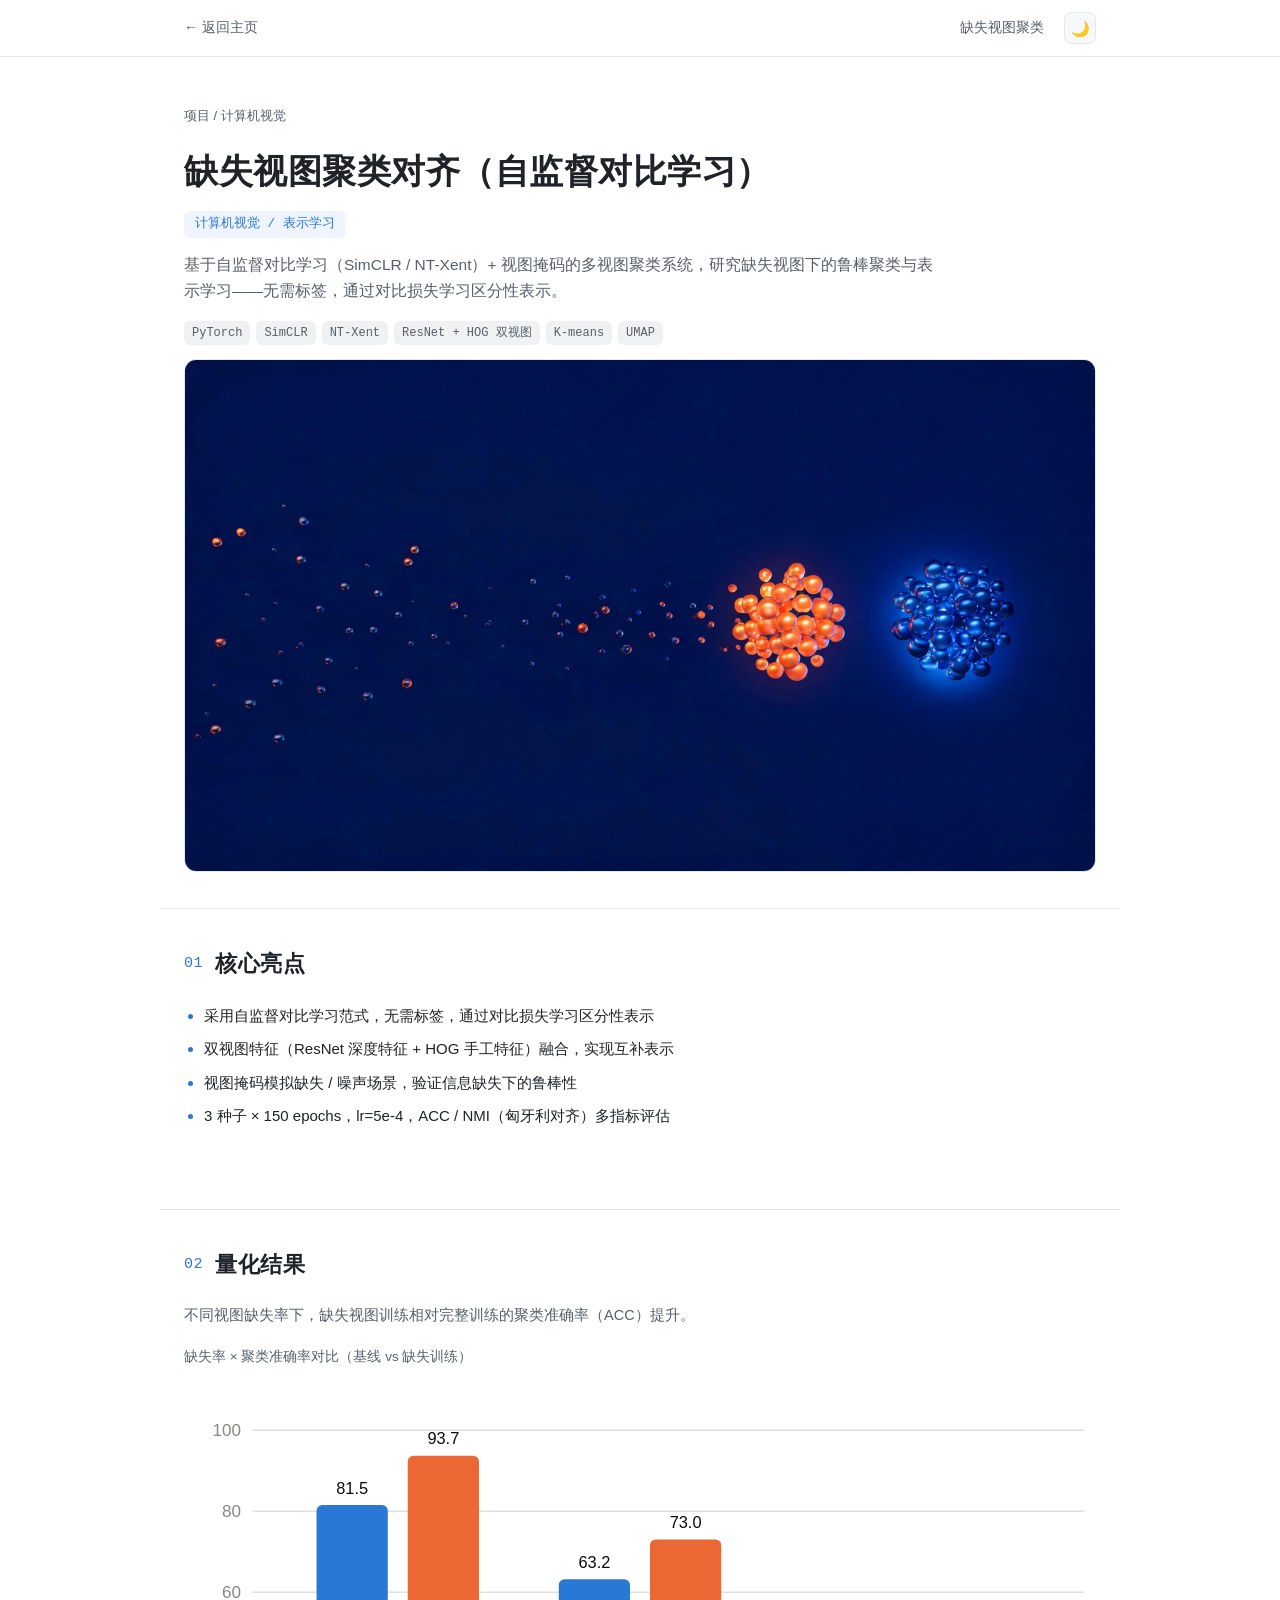
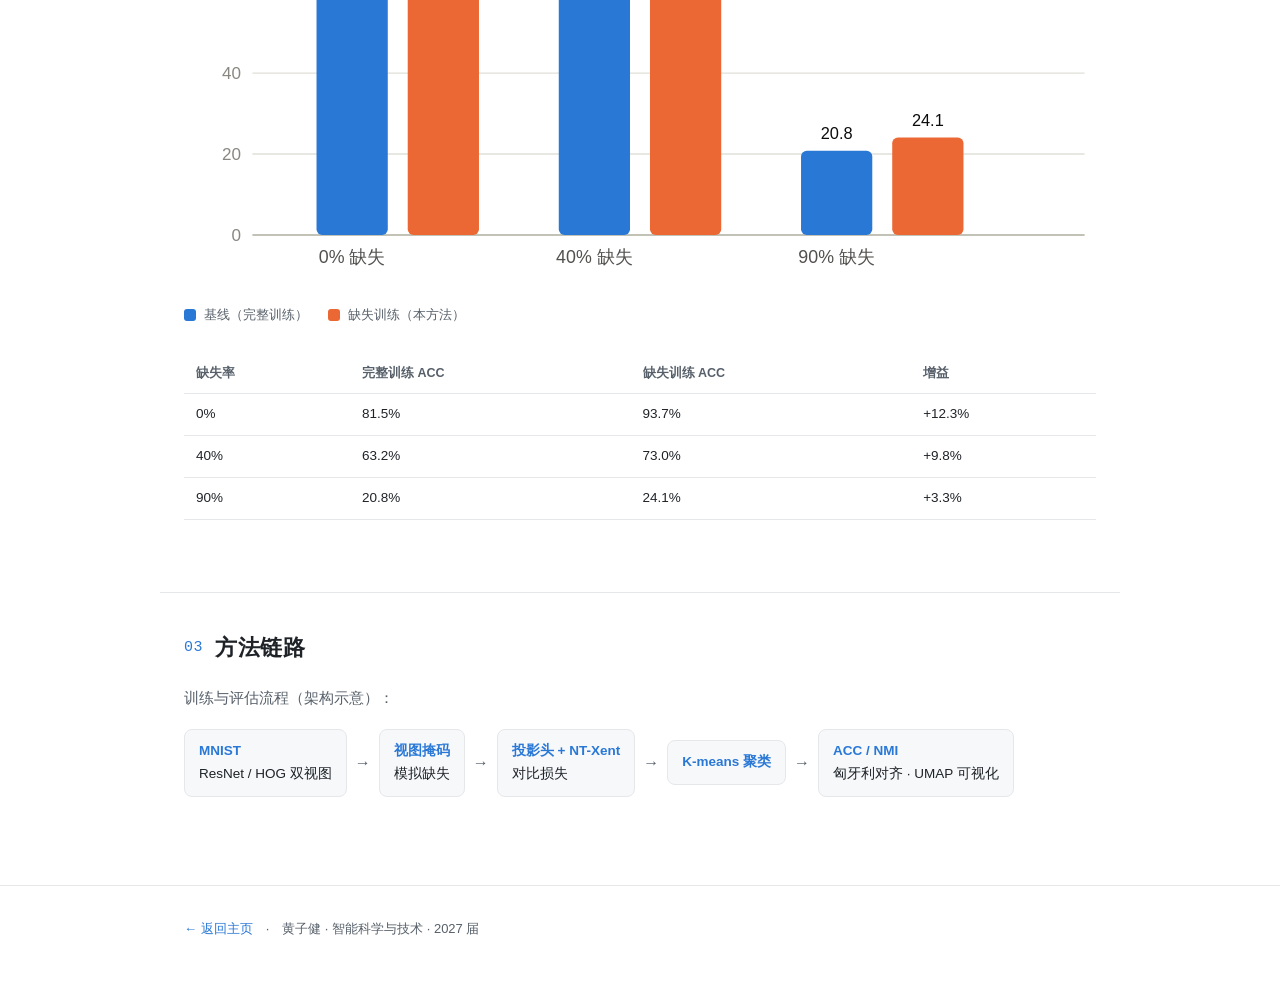
<file: projects/clustering.html>
<!DOCTYPE html>
<html lang="zh-CN">
<head>
<meta charset="UTF-8" />
<meta name="viewport" content="width=device-width, initial-scale=1.0, viewport-fit=cover" />
<title>缺失视图聚类对齐 · 黄子健</title>
<link rel="stylesheet" href="../style.css" />
</head>
<body>
<nav>
  <div class="inner">
    <a class="back" href="../index.html">← 返回主页</a>
    <div class="links">
      <span class="hide-sm" style="color:var(--text-muted);font-size:14px">缺失视图聚类</span>
      <button id="theme-toggle" aria-label="切换深浅色" title="切换深浅色">🌙</button>
    </div>
  </div>
</nav>

<header class="page-head">
  <div class="wrap">
    <div class="crumb">项目 / 计算机视觉</div>
    <h1>缺失视图聚类对齐（自监督对比学习）</h1>
    <span class="badge">计算机视觉 / 表示学习</span>
    <p class="desc">基于自监督对比学习（SimCLR / NT-Xent）+ 视图掩码的多视图聚类系统，研究缺失视图下的鲁棒聚类与表示学习——无需标签，通过对比损失学习区分性表示。</p>
    <div class="stack">
      <span class="t">PyTorch</span><span class="t">SimCLR</span><span class="t">NT-Xent</span>
      <span class="t">ResNet + HOG 双视图</span><span class="t">K-means</span><span class="t">UMAP</span>
    </div>
  </div>
</header>

<div class="banner"><img src="../assets/detail-clustering.jpg" alt="缺失视图聚类对齐主题图"></div>


<section>
  <div class="wrap">
    <h2><span class="num">01</span>核心亮点</h2>
    <ul class="highlights">
      <li>采用自监督对比学习范式，无需标签，通过对比损失学习区分性表示</li>
      <li>双视图特征（ResNet 深度特征 + HOG 手工特征）融合，实现互补表示</li>
      <li>视图掩码模拟缺失 / 噪声场景，验证信息缺失下的鲁棒性</li>
      <li>3 种子 × 150 epochs，lr=5e-4，ACC / NMI（匈牙利对齐）多指标评估</li>
    </ul>
  </div>
</section>

<section>
  <div class="wrap">
    <h2><span class="num">02</span>量化结果</h2>
    <p class="lead">不同视图缺失率下，缺失视图训练相对完整训练的聚类准确率（ACC）提升。</p>
    <figure class="viz">
      <figcaption>缺失率 × 聚类准确率对比（基线 vs 缺失训练）</figcaption>
      <svg viewBox="0 0 640 360" role="img" aria-label="缺失视图聚类准确率对比柱状图">
        <line x1="48" y1="320" x2="632" y2="320" stroke="var(--axis)" stroke-width="1.5"/>
        <line x1="48" y1="263.2" x2="632" y2="263.2" stroke="var(--grid)"/>
        <line x1="48" y1="206.4" x2="632" y2="206.4" stroke="var(--grid)"/>
        <line x1="48" y1="149.6" x2="632" y2="149.6" stroke="var(--grid)"/>
        <line x1="48" y1="92.8" x2="632" y2="92.8" stroke="var(--grid)"/>
        <line x1="48" y1="36" x2="632" y2="36" stroke="var(--grid)"/>
        <text x="40" y="324" text-anchor="end" font-size="12" fill="var(--muted)">0</text>
        <text x="40" y="267.2" text-anchor="end" font-size="12" fill="var(--muted)">20</text>
        <text x="40" y="210.4" text-anchor="end" font-size="12" fill="var(--muted)">40</text>
        <text x="40" y="153.6" text-anchor="end" font-size="12" fill="var(--muted)">60</text>
        <text x="40" y="96.8" text-anchor="end" font-size="12" fill="var(--muted)">80</text>
        <text x="40" y="40" text-anchor="end" font-size="12" fill="var(--muted)">100</text>

        <!-- 0% 缺失：81.5 / 93.7 -->
        <rect x="93"  y="88.5"  width="50" height="231.5" rx="4" fill="var(--s1)"><title>0% 缺失 · 基线 = 81.5%</title></rect>
        <rect x="157" y="53.9"  width="50" height="266.1" rx="4" fill="var(--s2)"><title>0% 缺失 · 缺失训练 = 93.7%</title></rect>
        <text x="118" y="80.5" text-anchor="middle" font-size="11.5" fill="var(--ink)">81.5</text>
        <text x="182" y="45.9" text-anchor="middle" font-size="11.5" fill="var(--ink)">93.7</text>
        <!-- 40% 缺失：63.2 / 73.0 -->
        <rect x="263" y="140.5" width="50" height="179.5" rx="4" fill="var(--s1)"><title>40% 缺失 · 基线 = 63.2%</title></rect>
        <rect x="327" y="112.7" width="50" height="207.3" rx="4" fill="var(--s2)"><title>40% 缺失 · 缺失训练 = 73.0%</title></rect>
        <text x="288" y="132.5" text-anchor="middle" font-size="11.5" fill="var(--ink)">63.2</text>
        <text x="352" y="104.7" text-anchor="middle" font-size="11.5" fill="var(--ink)">73.0</text>
        <!-- 90% 缺失：20.8 / 24.1 -->
        <rect x="433" y="260.9" width="50" height="59.1" rx="4" fill="var(--s1)"><title>90% 缺失 · 基线 = 20.8%</title></rect>
        <rect x="497" y="251.6" width="50" height="68.4" rx="4" fill="var(--s2)"><title>90% 缺失 · 缺失训练 = 24.1%</title></rect>
        <text x="458" y="252.9" text-anchor="middle" font-size="11.5" fill="var(--ink)">20.8</text>
        <text x="522" y="243.6" text-anchor="middle" font-size="11.5" fill="var(--ink)">24.1</text>

        <text x="118" y="340" text-anchor="middle" font-size="12.5" fill="var(--ink-2)">0% 缺失</text>
        <text x="288" y="340" text-anchor="middle" font-size="12.5" fill="var(--ink-2)">40% 缺失</text>
        <text x="458" y="340" text-anchor="middle" font-size="12.5" fill="var(--ink-2)">90% 缺失</text>
      </svg>
      <div class="legend">
        <span class="li"><span class="sw" style="background:var(--s1)"></span>基线（完整训练）</span>
        <span class="li"><span class="sw" style="background:var(--s2)"></span>缺失训练（本方法）</span>
      </div>
    </figure>

    <table class="tbl">
      <thead><tr><th>缺失率</th><th>完整训练 ACC</th><th>缺失训练 ACC</th><th>增益</th></tr></thead>
      <tbody>
        <tr><td>0%</td><td>81.5%</td><td>93.7%</td><td>+12.3%</td></tr>
        <tr><td>40%</td><td>63.2%</td><td>73.0%</td><td>+9.8%</td></tr>
        <tr><td>90%</td><td>20.8%</td><td>24.1%</td><td>+3.3%</td></tr>
      </tbody>
    </table>
  </div>
</section>

<section>
  <div class="wrap">
    <h2><span class="num">03</span>方法链路</h2>
    <p class="lead">训练与评估流程（架构示意）：</p>
    <div class="flow">
      <span class="node"><b>MNIST</b><br/>ResNet / HOG 双视图</span><span class="arrow">→</span>
      <span class="node"><b>视图掩码</b><br/>模拟缺失</span><span class="arrow">→</span>
      <span class="node"><b>投影头 + NT-Xent</b><br/>对比损失</span><span class="arrow">→</span>
      <span class="node"><b>K-means 聚类</b></span><span class="arrow">→</span>
      <span class="node"><b>ACC / NMI</b><br/>匈牙利对齐 · UMAP 可视化</span>
    </div>
  </div>
</section>

<footer>
  <div class="inner">
    <p><a href="../index.html">← 返回主页</a>　·　黄子健 · 智能科学与技术 · 2027 届</p>
  </div>
</footer>

<script src="../main.js"></script>
</body>
</html>
</file>
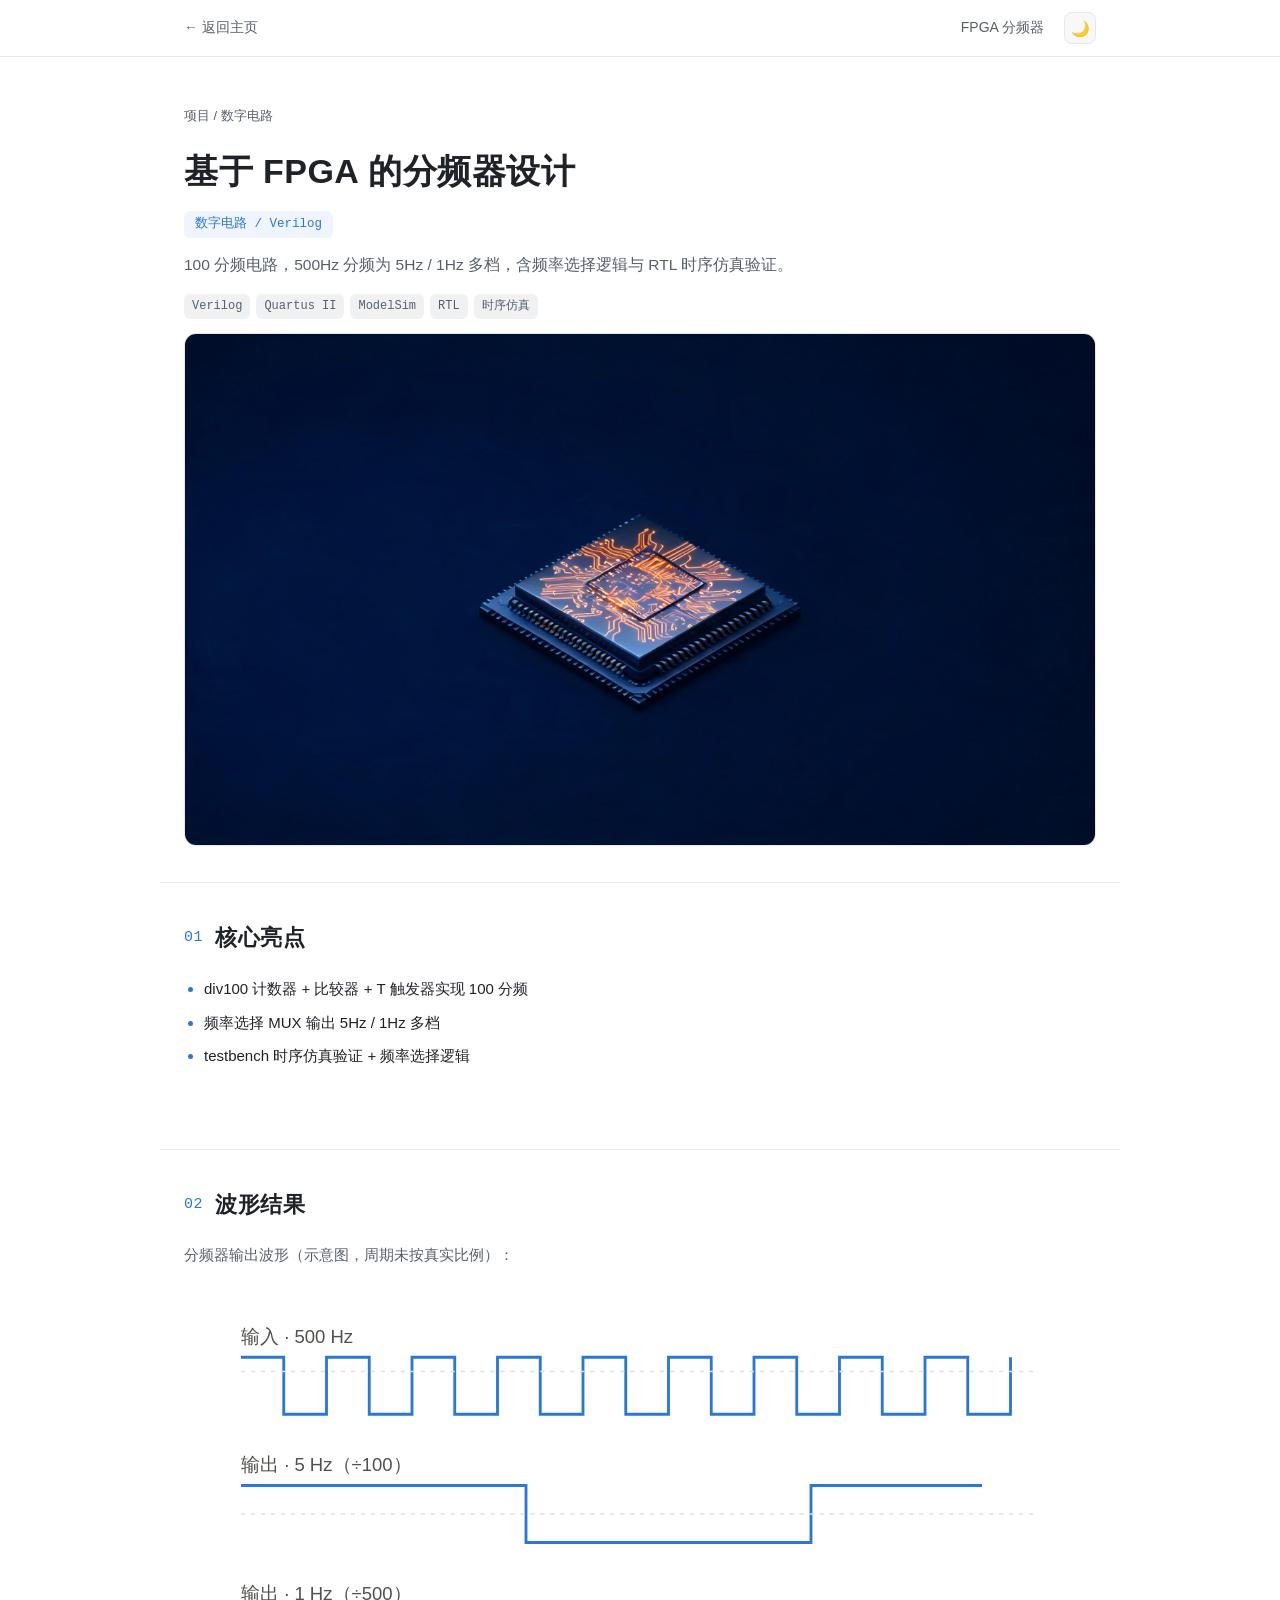
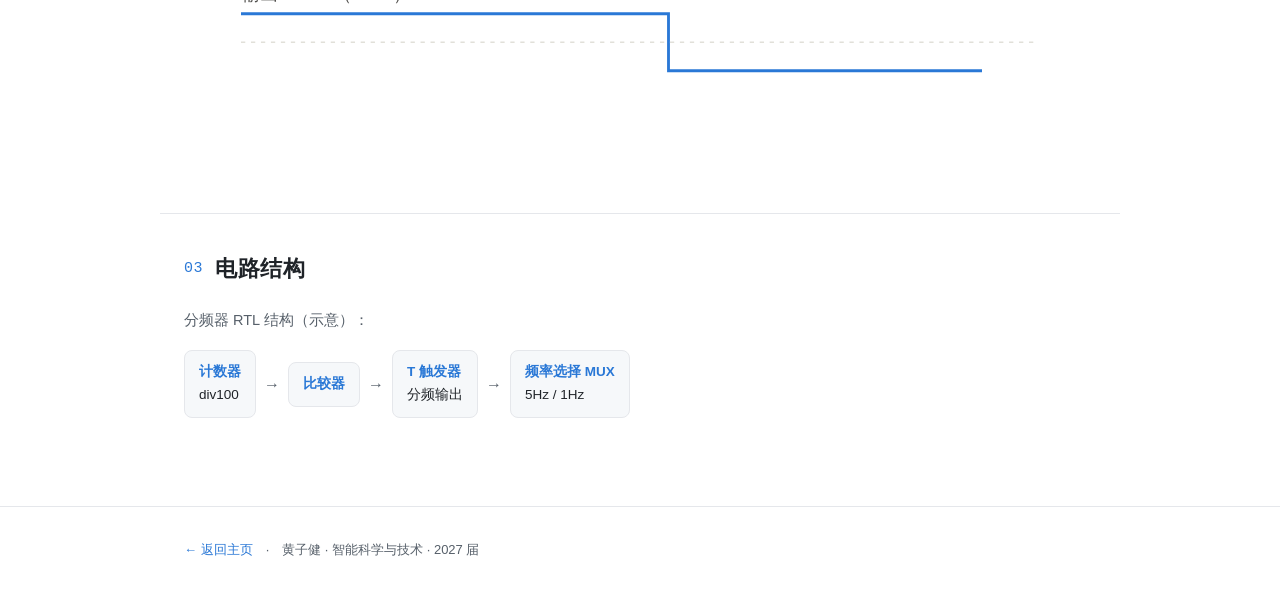
<file: projects/fpga.html>
<!DOCTYPE html>
<html lang="zh-CN">
<head>
<meta charset="UTF-8" />
<meta name="viewport" content="width=device-width, initial-scale=1.0, viewport-fit=cover" />
<title>基于 FPGA 的分频器设计 · 黄子健</title>
<link rel="stylesheet" href="../style.css" />
</head>
<body>
<nav>
  <div class="inner">
    <a class="back" href="../index.html">← 返回主页</a>
    <div class="links">
      <span class="hide-sm" style="color:var(--text-muted);font-size:14px">FPGA 分频器</span>
      <button id="theme-toggle" aria-label="切换深浅色" title="切换深浅色">🌙</button>
    </div>
  </div>
</nav>

<header class="page-head">
  <div class="wrap">
    <div class="crumb">项目 / 数字电路</div>
    <h1>基于 FPGA 的分频器设计</h1>
    <span class="badge">数字电路 / Verilog</span>
    <p class="desc">100 分频电路，500Hz 分频为 5Hz / 1Hz 多档，含频率选择逻辑与 RTL 时序仿真验证。</p>
    <div class="stack">
      <span class="t">Verilog</span><span class="t">Quartus II</span><span class="t">ModelSim</span>
      <span class="t">RTL</span><span class="t">时序仿真</span>
    </div>
  </div>
</header>

<div class="banner"><img src="../assets/detail-fpga.jpg" alt="FPGA 分频器主题图"></div>


<section>
  <div class="wrap">
    <h2><span class="num">01</span>核心亮点</h2>
    <ul class="highlights">
      <li>div100 计数器 + 比较器 + T 触发器实现 100 分频</li>
      <li>频率选择 MUX 输出 5Hz / 1Hz 多档</li>
      <li>testbench 时序仿真验证 + 频率选择逻辑</li>
    </ul>
  </div>
</section>

<section>
  <div class="wrap">
    <h2><span class="num">02</span>波形结果</h2>
    <p class="lead">分频器输出波形（示意图，周期未按真实比例）：</p>
    <figure class="viz">
      <svg viewBox="0 0 640 300" role="img" aria-label="分频器输入输出波形示意">
        <text x="40" y="40" font-size="13" fill="var(--ink-2)">输入 · 500 Hz</text>
        <path d="M40 50 H70 V90 H100 V50 H130 V90 H160 V50 H190 V90 H220 V50 H250 V90 H280 V50 H310 V90 H340 V50 H370 V90 H400 V50 H430 V90 H460 V50 H490 V90 H520 V50 H550 V90 H580 V50"
              fill="none" stroke="var(--s1)" stroke-width="2"/>

        <text x="40" y="130" font-size="13" fill="var(--ink-2)">输出 · 5 Hz（÷100）</text>
        <path d="M40 140 H240 V180 H440 V140 H560"
              fill="none" stroke="var(--s1)" stroke-width="2"/>

        <text x="40" y="220" font-size="13" fill="var(--ink-2)">输出 · 1 Hz（÷500）</text>
        <path d="M40 230 H340 V270 H560"
              fill="none" stroke="var(--s1)" stroke-width="2"/>

        <line x1="40" y1="60" x2="600" y2="60" stroke="var(--grid)" stroke-dasharray="3 4"/>
        <line x1="40" y1="160" x2="600" y2="160" stroke="var(--grid)" stroke-dasharray="3 4"/>
        <line x1="40" y1="250" x2="600" y2="250" stroke="var(--grid)" stroke-dasharray="3 4"/>
      </svg>
    </figure>
  </div>
</section>

<section>
  <div class="wrap">
    <h2><span class="num">03</span>电路结构</h2>
    <p class="lead">分频器 RTL 结构（示意）：</p>
    <div class="flow">
      <span class="node"><b>计数器</b><br/>div100</span><span class="arrow">→</span>
      <span class="node"><b>比较器</b></span><span class="arrow">→</span>
      <span class="node"><b>T 触发器</b><br/>分频输出</span><span class="arrow">→</span>
      <span class="node"><b>频率选择 MUX</b><br/>5Hz / 1Hz</span>
    </div>
  </div>
</section>

<footer>
  <div class="inner">
    <p><a href="../index.html">← 返回主页</a>　·　黄子健 · 智能科学与技术 · 2027 届</p>
  </div>
</footer>

<script src="../main.js"></script>
</body>
</html>
</file>
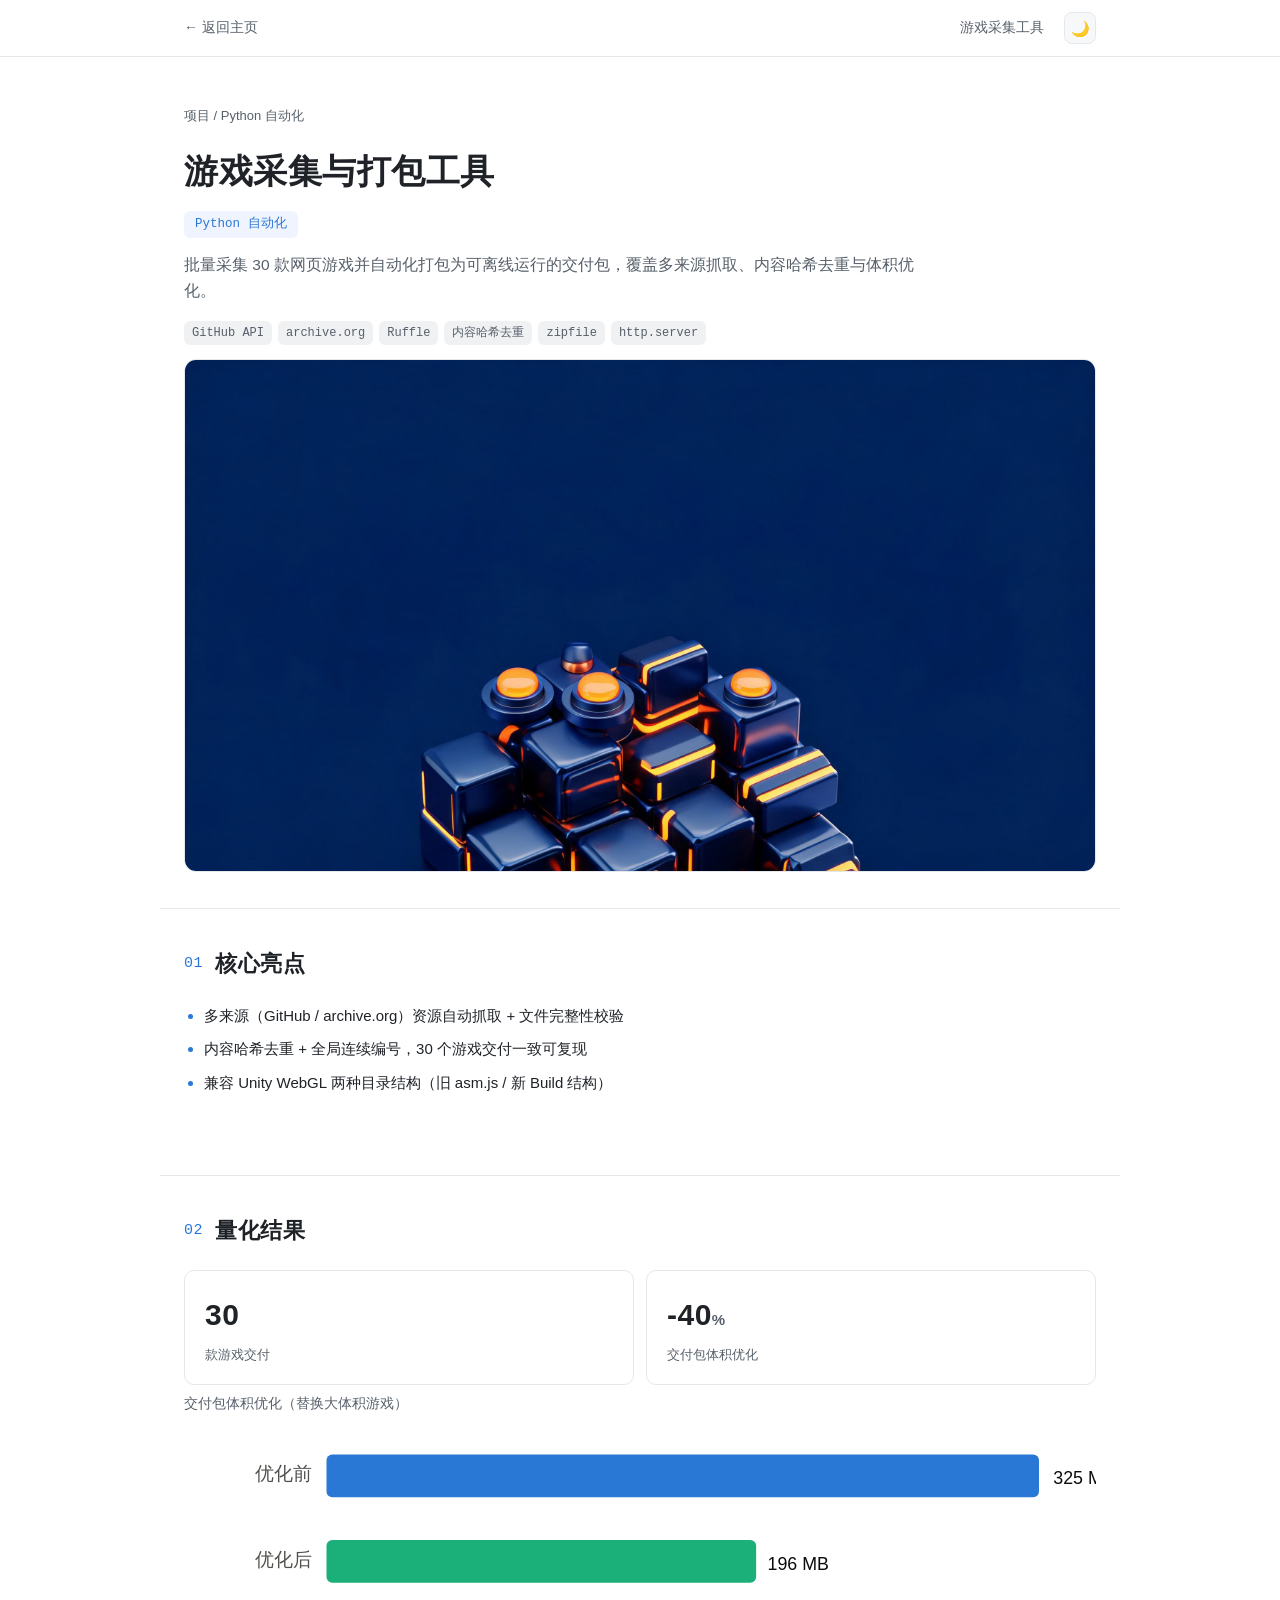
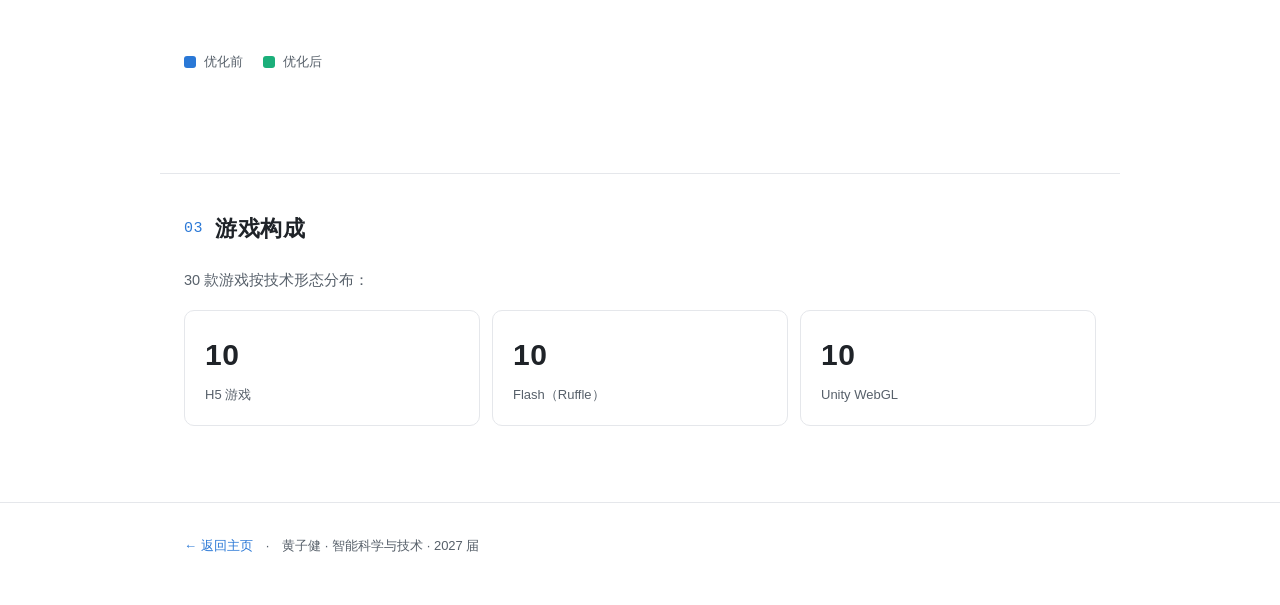
<file: projects/game.html>
<!DOCTYPE html>
<html lang="zh-CN">
<head>
<meta charset="UTF-8" />
<meta name="viewport" content="width=device-width, initial-scale=1.0, viewport-fit=cover" />
<title>游戏采集与打包工具 · 黄子健</title>
<link rel="stylesheet" href="../style.css" />
</head>
<body>
<nav>
  <div class="inner">
    <a class="back" href="../index.html">← 返回主页</a>
    <div class="links">
      <span class="hide-sm" style="color:var(--text-muted);font-size:14px">游戏采集工具</span>
      <button id="theme-toggle" aria-label="切换深浅色" title="切换深浅色">🌙</button>
    </div>
  </div>
</nav>

<header class="page-head">
  <div class="wrap">
    <div class="crumb">项目 / Python 自动化</div>
    <h1>游戏采集与打包工具</h1>
    <span class="badge">Python 自动化</span>
    <p class="desc">批量采集 30 款网页游戏并自动化打包为可离线运行的交付包，覆盖多来源抓取、内容哈希去重与体积优化。</p>
    <div class="stack">
      <span class="t">GitHub API</span><span class="t">archive.org</span><span class="t">Ruffle</span>
      <span class="t">内容哈希去重</span><span class="t">zipfile</span><span class="t">http.server</span>
    </div>
  </div>
</header>

<div class="banner"><img src="../assets/detail-game.jpg" alt="游戏采集打包工具主题图"></div>


<section>
  <div class="wrap">
    <h2><span class="num">01</span>核心亮点</h2>
    <ul class="highlights">
      <li>多来源（GitHub / archive.org）资源自动抓取 + 文件完整性校验</li>
      <li>内容哈希去重 + 全局连续编号，30 个游戏交付一致可复现</li>
      <li>兼容 Unity WebGL 两种目录结构（旧 asm.js / 新 Build 结构）</li>
    </ul>
  </div>
</section>

<section>
  <div class="wrap">
    <h2><span class="num">02</span>量化结果</h2>
    <div class="stats">
      <div class="stat"><div class="v">30</div><div class="k">款游戏交付</div></div>
      <div class="stat"><div class="v">-40<span class="u">%</span></div><div class="k">交付包体积优化</div></div>
    </div>

    <figure class="viz">
      <figcaption>交付包体积优化（替换大体积游戏）</figcaption>
      <svg viewBox="0 0 640 150" role="img" aria-label="交付包体积优化对比">
        <text x="90" y="38" text-anchor="end" font-size="13" fill="var(--ink-2)">优化前</text>
        <rect x="100" y="20" width="500" height="30" rx="4" fill="var(--s1)"><title>优化前 325 MB</title></rect>
        <text x="610" y="41" font-size="12.5" fill="var(--ink)">325 MB</text>
        <text x="90" y="98" text-anchor="end" font-size="13" fill="var(--ink-2)">优化后</text>
        <rect x="100" y="80" width="301.5" height="30" rx="4" fill="var(--s3)"><title>优化后 196 MB</title></rect>
        <text x="409.5" y="101" font-size="12.5" fill="var(--ink)">196 MB</text>
      </svg>
      <div class="legend">
        <span class="li"><span class="sw" style="background:var(--s1)"></span>优化前</span>
        <span class="li"><span class="sw" style="background:var(--s3)"></span>优化后</span>
      </div>
    </figure>
  </div>
</section>

<section>
  <div class="wrap">
    <h2><span class="num">03</span>游戏构成</h2>
    <p class="lead">30 款游戏按技术形态分布：</p>
    <div class="stats">
      <div class="stat"><div class="v">10</div><div class="k">H5 游戏</div></div>
      <div class="stat"><div class="v">10</div><div class="k">Flash（Ruffle）</div></div>
      <div class="stat"><div class="v">10</div><div class="k">Unity WebGL</div></div>
    </div>
  </div>
</section>

<footer>
  <div class="inner">
    <p><a href="../index.html">← 返回主页</a>　·　黄子健 · 智能科学与技术 · 2027 届</p>
  </div>
</footer>

<script src="../main.js"></script>
</body>
</html>
</file>
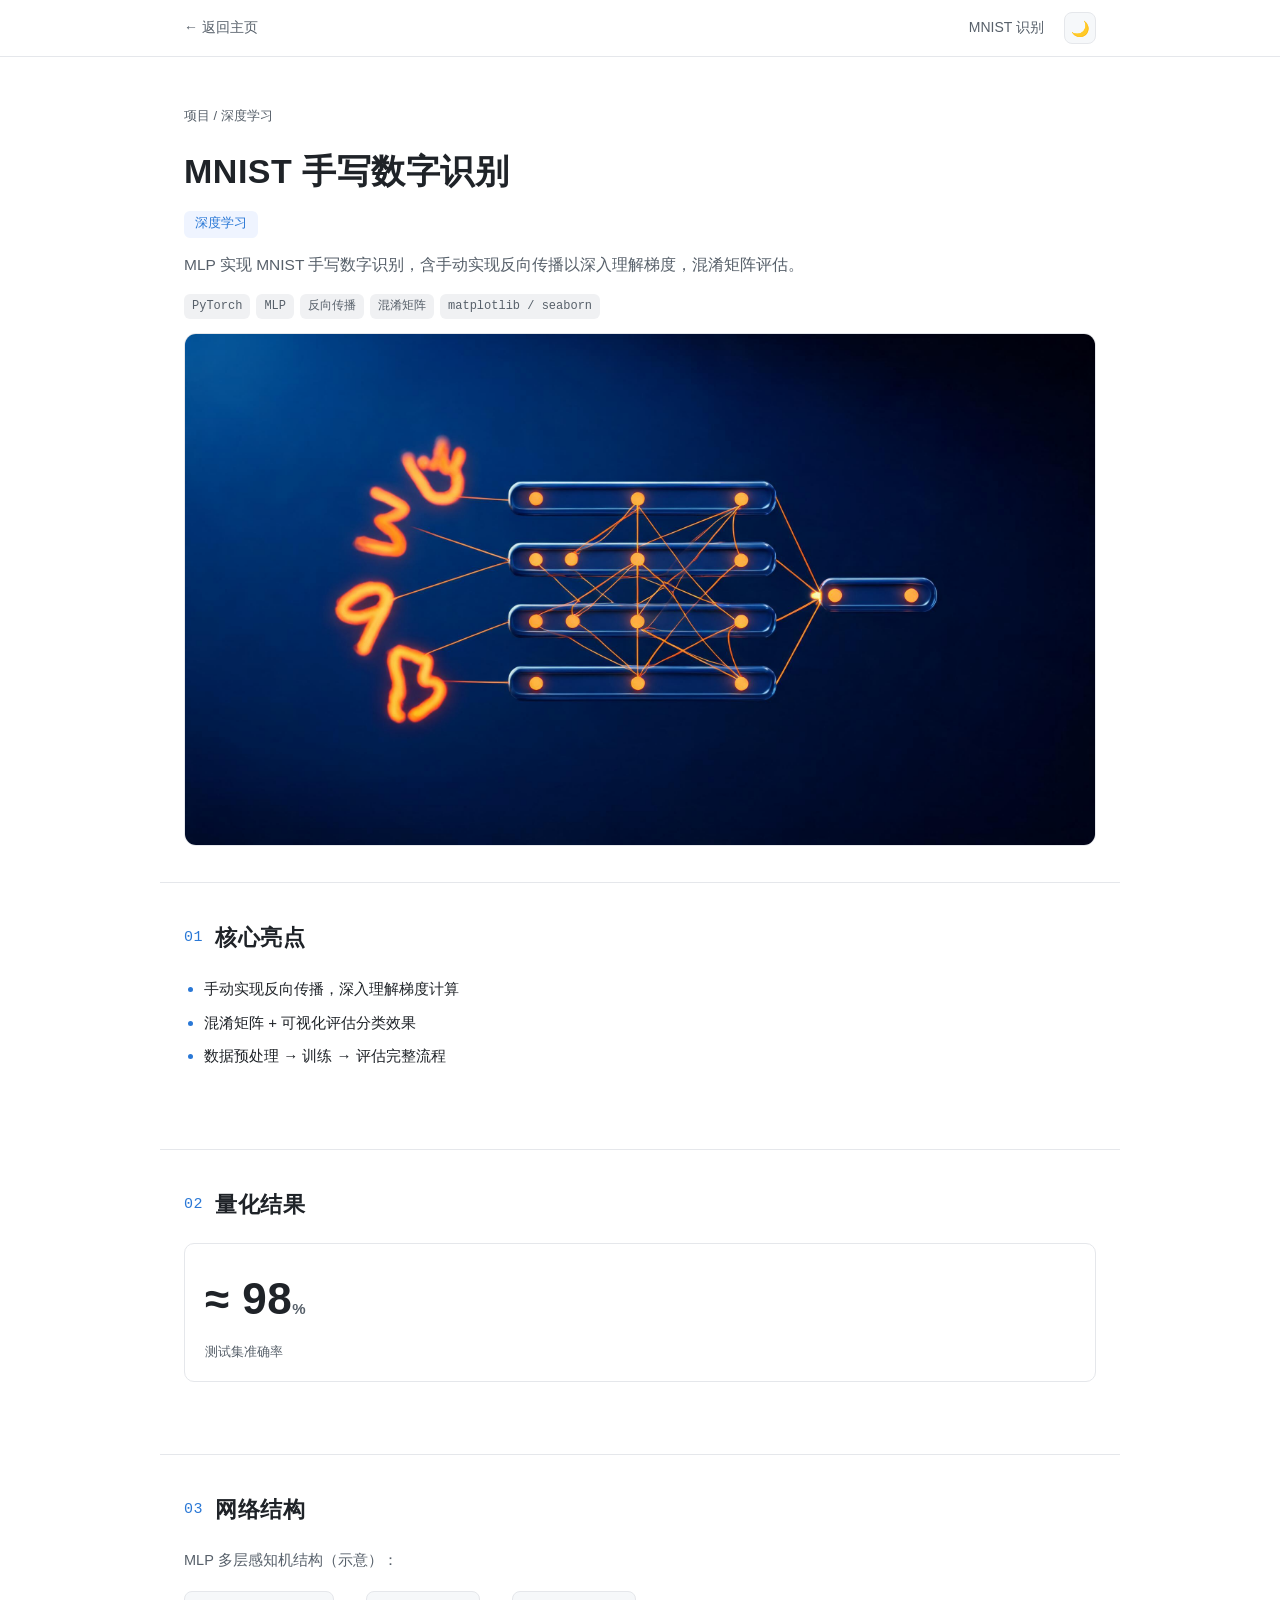
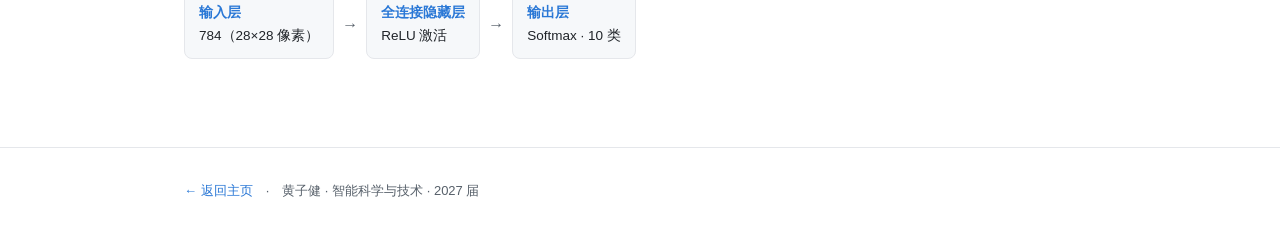
<file: projects/mnist.html>
<!DOCTYPE html>
<html lang="zh-CN">
<head>
<meta charset="UTF-8" />
<meta name="viewport" content="width=device-width, initial-scale=1.0, viewport-fit=cover" />
<title>MNIST 手写数字识别 · 黄子健</title>
<link rel="stylesheet" href="../style.css" />
</head>
<body>
<nav>
  <div class="inner">
    <a class="back" href="../index.html">← 返回主页</a>
    <div class="links">
      <span class="hide-sm" style="color:var(--text-muted);font-size:14px">MNIST 识别</span>
      <button id="theme-toggle" aria-label="切换深浅色" title="切换深浅色">🌙</button>
    </div>
  </div>
</nav>

<header class="page-head">
  <div class="wrap">
    <div class="crumb">项目 / 深度学习</div>
    <h1>MNIST 手写数字识别</h1>
    <span class="badge">深度学习</span>
    <p class="desc">MLP 实现 MNIST 手写数字识别，含手动实现反向传播以深入理解梯度，混淆矩阵评估。</p>
    <div class="stack">
      <span class="t">PyTorch</span><span class="t">MLP</span><span class="t">反向传播</span><span class="t">混淆矩阵</span>
      <span class="t">matplotlib / seaborn</span>
    </div>
  </div>
</header>

<div class="banner"><img src="../assets/detail-mnist.jpg" alt="MNIST 手写数字识别主题图"></div>


<section>
  <div class="wrap">
    <h2><span class="num">01</span>核心亮点</h2>
    <ul class="highlights">
      <li>手动实现反向传播，深入理解梯度计算</li>
      <li>混淆矩阵 + 可视化评估分类效果</li>
      <li>数据预处理 → 训练 → 评估完整流程</li>
    </ul>
  </div>
</section>

<section>
  <div class="wrap">
    <h2><span class="num">02</span>量化结果</h2>
    <div class="stats">
      <div class="stat"><div class="v" style="font-size:44px">≈ 98<span class="u">%</span></div><div class="k">测试集准确率</div></div>
    </div>
  </div>
</section>

<section>
  <div class="wrap">
    <h2><span class="num">03</span>网络结构</h2>
    <p class="lead">MLP 多层感知机结构（示意）：</p>
    <div class="flow">
      <span class="node"><b>输入层</b><br/>784（28×28 像素）</span><span class="arrow">→</span>
      <span class="node"><b>全连接隐藏层</b><br/>ReLU 激活</span><span class="arrow">→</span>
      <span class="node"><b>输出层</b><br/>Softmax · 10 类</span>
    </div>
  </div>
</section>

<footer>
  <div class="inner">
    <p><a href="../index.html">← 返回主页</a>　·　黄子健 · 智能科学与技术 · 2027 届</p>
  </div>
</footer>

<script src="../main.js"></script>
</body>
</html>
</file>
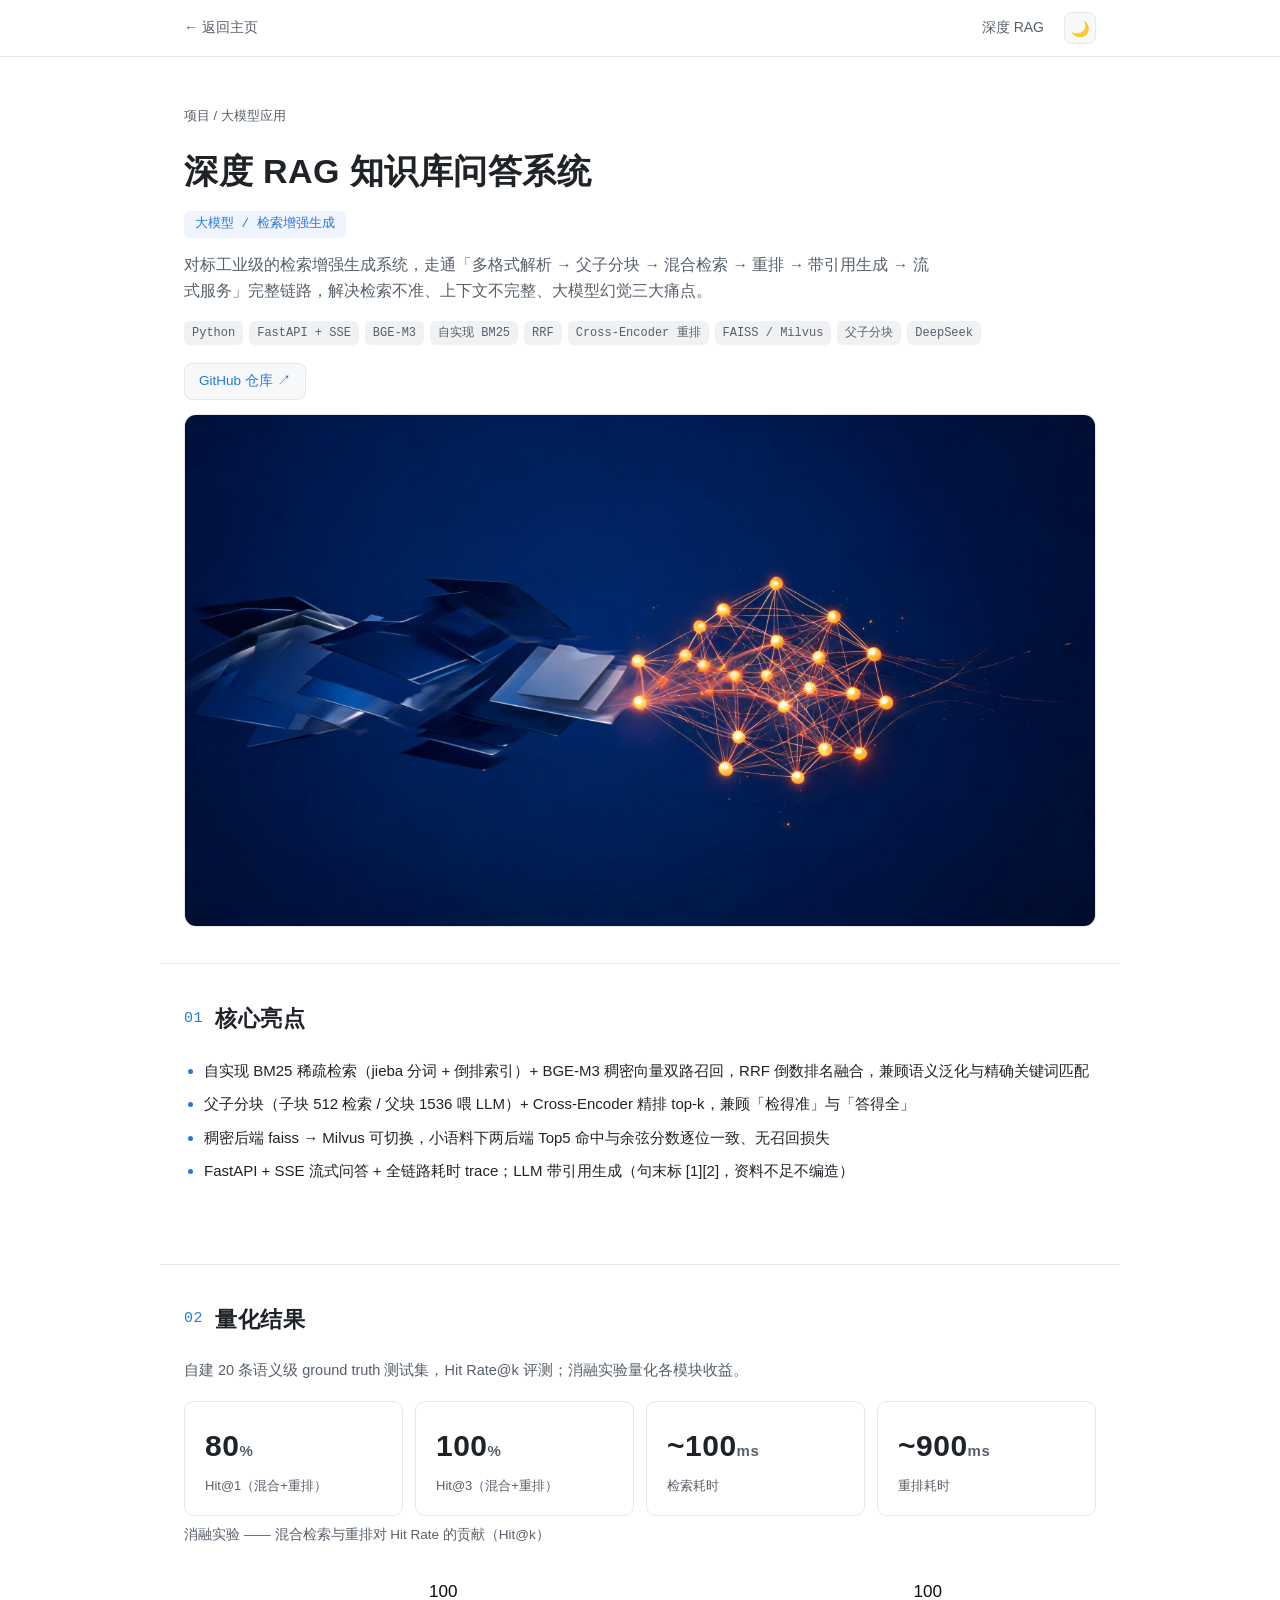
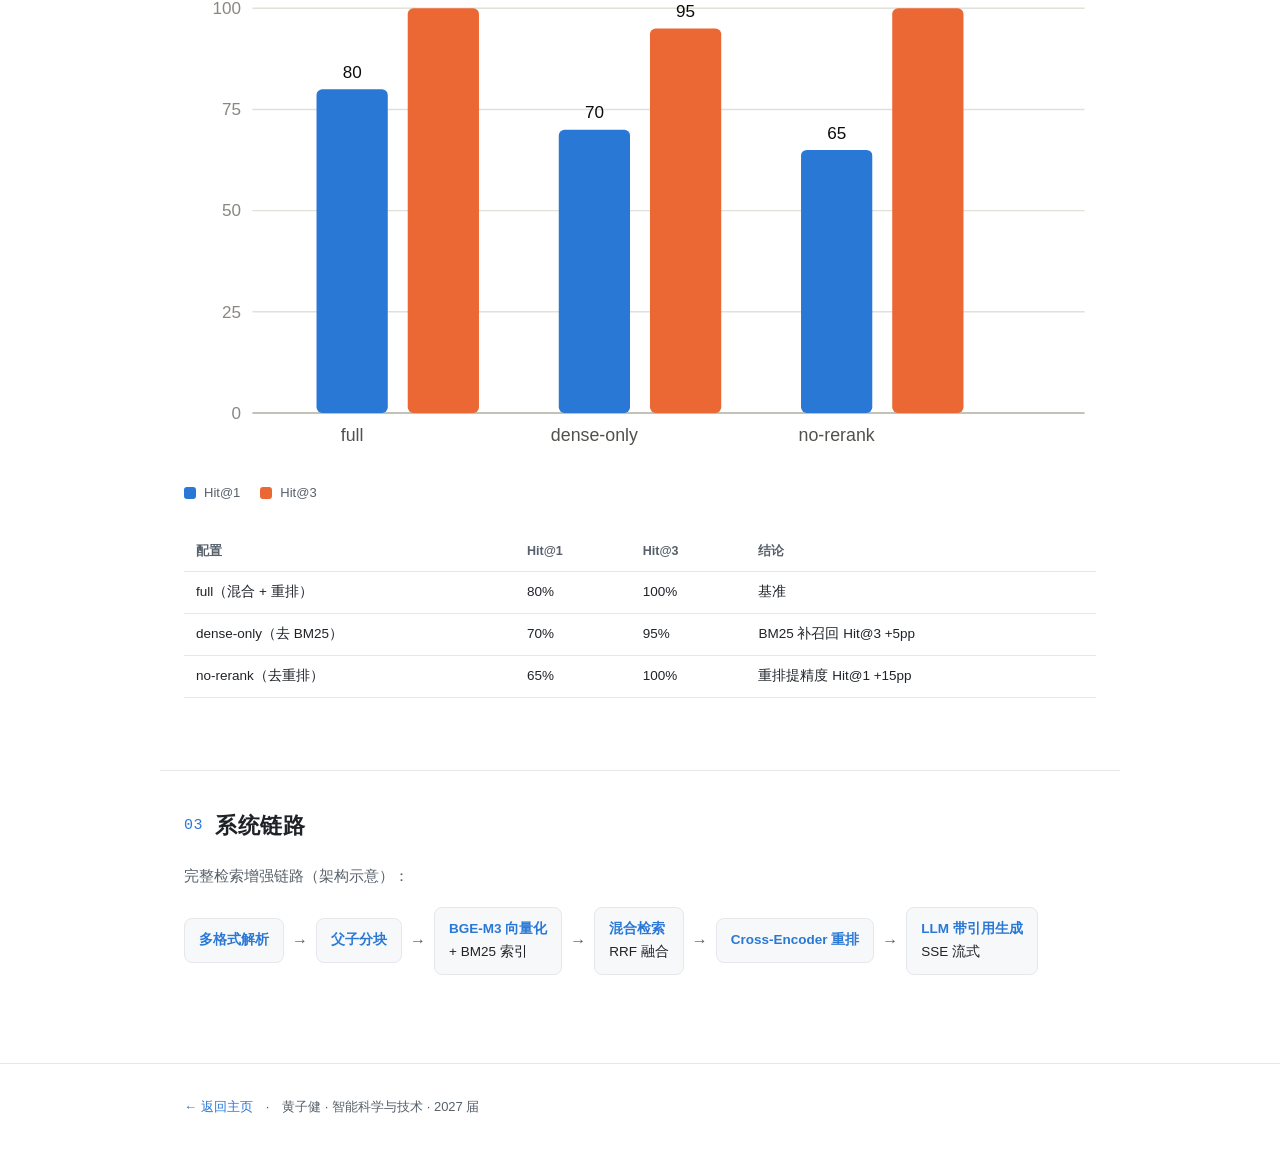
<file: projects/rag.html>
<!DOCTYPE html>
<html lang="zh-CN">
<head>
<meta charset="UTF-8" />
<meta name="viewport" content="width=device-width, initial-scale=1.0, viewport-fit=cover" />
<title>深度 RAG 知识库问答系统 · 黄子健</title>
<link rel="stylesheet" href="../style.css" />
</head>
<body>
<nav>
  <div class="inner">
    <a class="back" href="../index.html">← 返回主页</a>
    <div class="links">
      <span class="hide-sm" style="color:var(--text-muted);font-size:14px">深度 RAG</span>
      <button id="theme-toggle" aria-label="切换深浅色" title="切换深浅色">🌙</button>
    </div>
  </div>
</nav>

<header class="page-head">
  <div class="wrap">
    <div class="crumb">项目 / 大模型应用</div>
    <h1>深度 RAG 知识库问答系统</h1>
    <span class="badge">大模型 / 检索增强生成</span>
    <p class="desc">对标工业级的检索增强生成系统，走通「多格式解析 → 父子分块 → 混合检索 → 重排 → 带引用生成 → 流式服务」完整链路，解决检索不准、上下文不完整、大模型幻觉三大痛点。</p>
    <div class="stack">
      <span class="t">Python</span><span class="t">FastAPI + SSE</span><span class="t">BGE-M3</span>
      <span class="t">自实现 BM25</span><span class="t">RRF</span><span class="t">Cross-Encoder 重排</span>
      <span class="t">FAISS / Milvus</span><span class="t">父子分块</span><span class="t">DeepSeek</span>
    </div>
    <p class="gh"><a href="https://github.com/curtain-shadow/rag-kb" target="_blank" rel="noopener">GitHub 仓库 ↗</a></p>
  </div>
</header>

<div class="banner"><img src="../assets/detail-rag.jpg" alt="深度 RAG 知识库系统主题图"></div>


<section>
  <div class="wrap">
    <h2><span class="num">01</span>核心亮点</h2>
    <ul class="highlights">
      <li>自实现 BM25 稀疏检索（jieba 分词 + 倒排索引）+ BGE-M3 稠密向量双路召回，RRF 倒数排名融合，兼顾语义泛化与精确关键词匹配</li>
      <li>父子分块（子块 512 检索 / 父块 1536 喂 LLM）+ Cross-Encoder 精排 top-k，兼顾「检得准」与「答得全」</li>
      <li>稠密后端 faiss → Milvus 可切换，小语料下两后端 Top5 命中与余弦分数逐位一致、无召回损失</li>
      <li>FastAPI + SSE 流式问答 + 全链路耗时 trace；LLM 带引用生成（句末标 [1][2]，资料不足不编造）</li>
    </ul>
  </div>
</section>

<section>
  <div class="wrap">
    <h2><span class="num">02</span>量化结果</h2>
    <p class="lead">自建 20 条语义级 ground truth 测试集，Hit Rate@k 评测；消融实验量化各模块收益。</p>
    <div class="stats">
      <div class="stat"><div class="v">80<span class="u">%</span></div><div class="k">Hit@1（混合+重排）</div></div>
      <div class="stat"><div class="v">100<span class="u">%</span></div><div class="k">Hit@3（混合+重排）</div></div>
      <div class="stat"><div class="v">~100<span class="u">ms</span></div><div class="k">检索耗时</div></div>
      <div class="stat"><div class="v">~900<span class="u">ms</span></div><div class="k">重排耗时</div></div>
    </div>

    <figure class="viz">
      <figcaption>消融实验 —— 混合检索与重排对 Hit Rate 的贡献（Hit@k）</figcaption>
      <svg viewBox="0 0 640 360" role="img" aria-label="RAG 消融实验 Hit Rate 柱状图">
        <line x1="48" y1="320" x2="632" y2="320" stroke="var(--axis)" stroke-width="1.5"/>
        <line x1="48" y1="249" x2="632" y2="249" stroke="var(--grid)"/>
        <line x1="48" y1="178" x2="632" y2="178" stroke="var(--grid)"/>
        <line x1="48" y1="107" x2="632" y2="107" stroke="var(--grid)"/>
        <line x1="48" y1="36" x2="632" y2="36" stroke="var(--grid)"/>
        <text x="40" y="324" text-anchor="end" font-size="12" fill="var(--muted)">0</text>
        <text x="40" y="253" text-anchor="end" font-size="12" fill="var(--muted)">25</text>
        <text x="40" y="182" text-anchor="end" font-size="12" fill="var(--muted)">50</text>
        <text x="40" y="111" text-anchor="end" font-size="12" fill="var(--muted)">75</text>
        <text x="40" y="40" text-anchor="end" font-size="12" fill="var(--muted)">100</text>

        <!-- full：Hit@1 80 / Hit@3 100 -->
        <rect x="93"  y="92.8"  width="50" height="227.2" rx="4" fill="var(--s1)"><title>full · Hit@1 = 80%</title></rect>
        <rect x="157" y="36"    width="50" height="284"   rx="4" fill="var(--s2)"><title>full · Hit@3 = 100%</title></rect>
        <text x="118" y="84.8" text-anchor="middle" font-size="12" fill="var(--ink)">80</text>
        <text x="182" y="28"   text-anchor="middle" font-size="12" fill="var(--ink)">100</text>
        <!-- dense-only：Hit@1 70 / Hit@3 95 -->
        <rect x="263" y="121.2" width="50" height="198.8" rx="4" fill="var(--s1)"><title>dense-only · Hit@1 = 70%</title></rect>
        <rect x="327" y="50.2"  width="50" height="269.8" rx="4" fill="var(--s2)"><title>dense-only · Hit@3 = 95%</title></rect>
        <text x="288" y="113.2" text-anchor="middle" font-size="12" fill="var(--ink)">70</text>
        <text x="352" y="42.2"  text-anchor="middle" font-size="12" fill="var(--ink)">95</text>
        <!-- no-rerank：Hit@1 65 / Hit@3 100 -->
        <rect x="433" y="135.4" width="50" height="184.6" rx="4" fill="var(--s1)"><title>no-rerank · Hit@1 = 65%</title></rect>
        <rect x="497" y="36"    width="50" height="284"   rx="4" fill="var(--s2)"><title>no-rerank · Hit@3 = 100%</title></rect>
        <text x="458" y="127.4" text-anchor="middle" font-size="12" fill="var(--ink)">65</text>
        <text x="522" y="28"    text-anchor="middle" font-size="12" fill="var(--ink)">100</text>

        <text x="118" y="340" text-anchor="middle" font-size="12.5" fill="var(--ink-2)">full</text>
        <text x="288" y="340" text-anchor="middle" font-size="12.5" fill="var(--ink-2)">dense-only</text>
        <text x="458" y="340" text-anchor="middle" font-size="12.5" fill="var(--ink-2)">no-rerank</text>
      </svg>
      <div class="legend">
        <span class="li"><span class="sw" style="background:var(--s1)"></span>Hit@1</span>
        <span class="li"><span class="sw" style="background:var(--s2)"></span>Hit@3</span>
      </div>
    </figure>

    <table class="tbl">
      <thead><tr><th>配置</th><th>Hit@1</th><th>Hit@3</th><th>结论</th></tr></thead>
      <tbody>
        <tr><td>full（混合 + 重排）</td><td>80%</td><td>100%</td><td>基准</td></tr>
        <tr><td>dense-only（去 BM25）</td><td>70%</td><td>95%</td><td>BM25 补召回 Hit@3 +5pp</td></tr>
        <tr><td>no-rerank（去重排）</td><td>65%</td><td>100%</td><td>重排提精度 Hit@1 +15pp</td></tr>
      </tbody>
    </table>
  </div>
</section>

<section>
  <div class="wrap">
    <h2><span class="num">03</span>系统链路</h2>
    <p class="lead">完整检索增强链路（架构示意）：</p>
    <div class="flow">
      <span class="node"><b>多格式解析</b></span><span class="arrow">→</span>
      <span class="node"><b>父子分块</b></span><span class="arrow">→</span>
      <span class="node"><b>BGE-M3 向量化</b><br/>+ BM25 索引</span><span class="arrow">→</span>
      <span class="node"><b>混合检索</b><br/>RRF 融合</span><span class="arrow">→</span>
      <span class="node"><b>Cross-Encoder 重排</b></span><span class="arrow">→</span>
      <span class="node"><b>LLM 带引用生成</b><br/>SSE 流式</span>
    </div>
  </div>
</section>

<footer>
  <div class="inner">
    <p><a href="../index.html">← 返回主页</a>　·　黄子健 · 智能科学与技术 · 2027 届</p>
  </div>
</footer>

<script src="../main.js"></script>
</body>
</html>
</file>
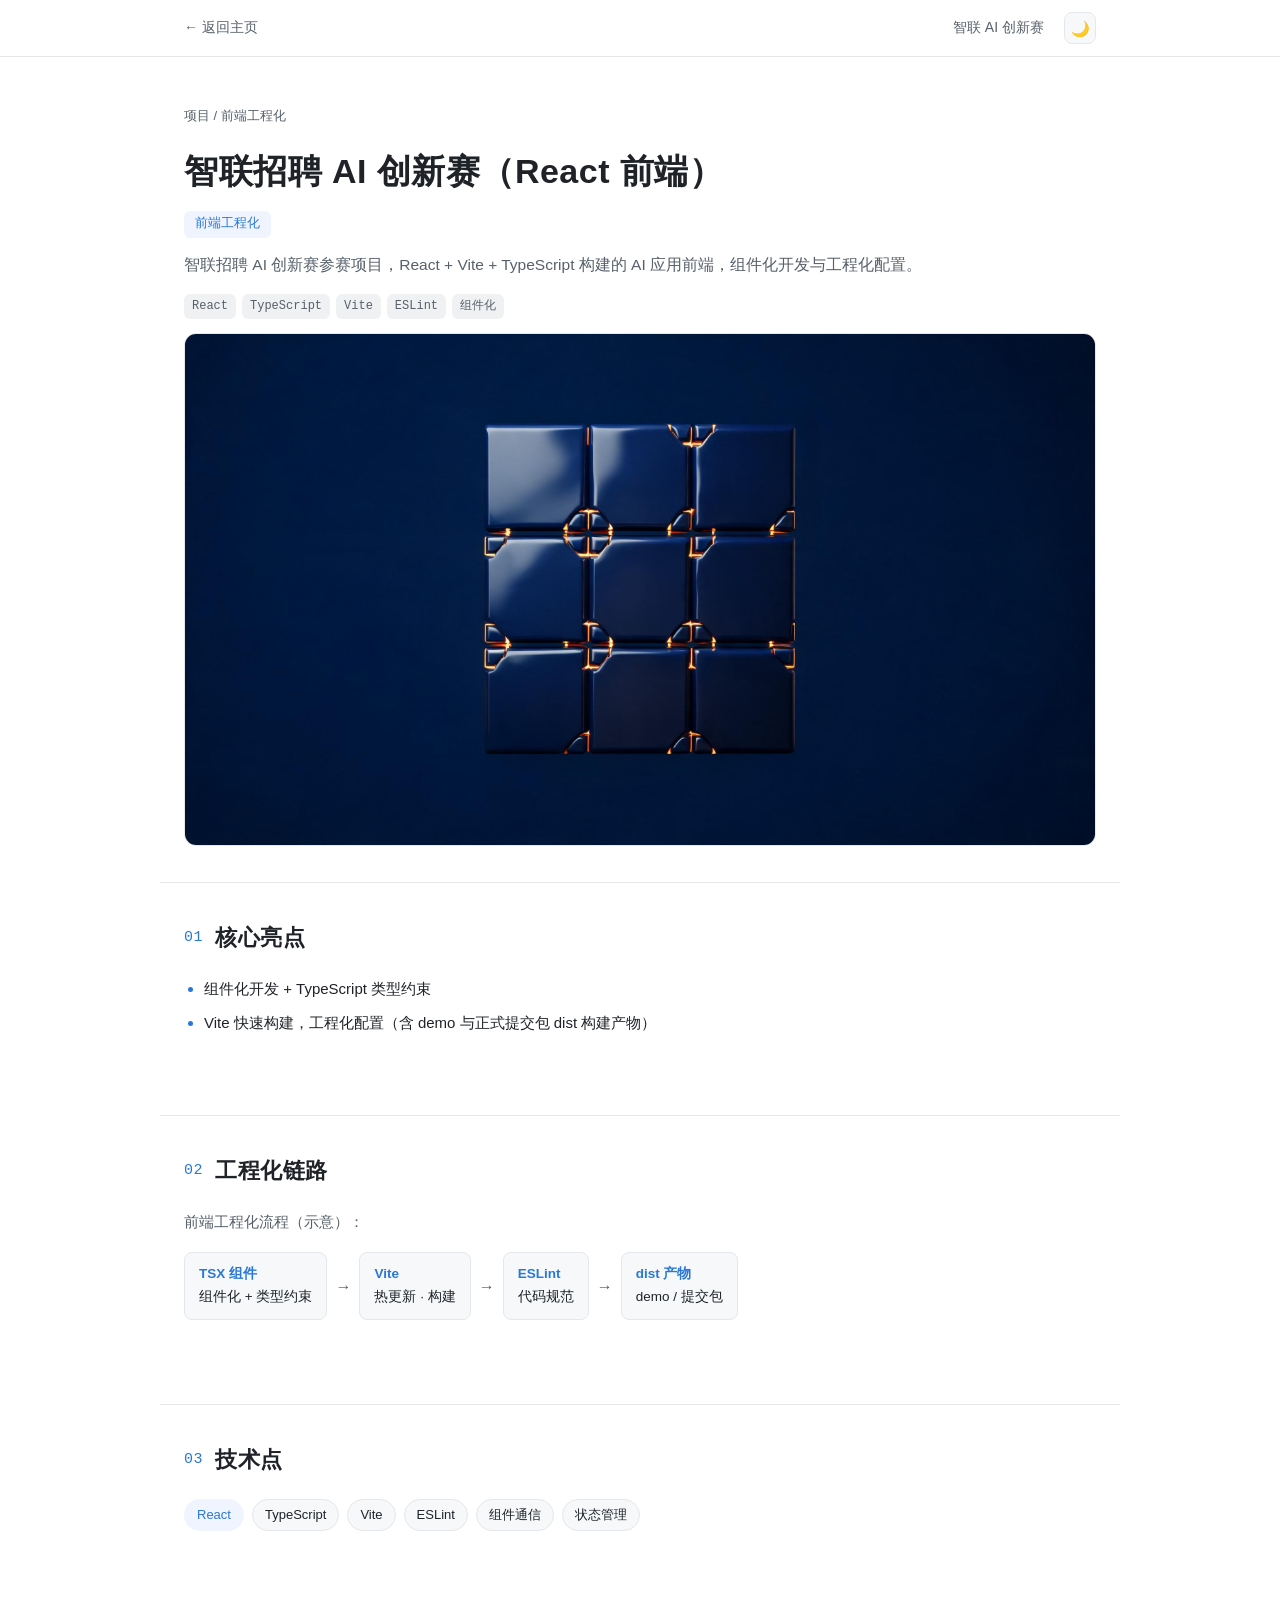
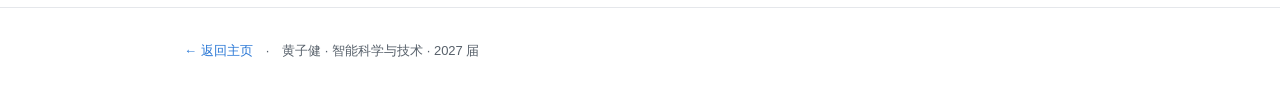
<file: projects/react.html>
<!DOCTYPE html>
<html lang="zh-CN">
<head>
<meta charset="UTF-8" />
<meta name="viewport" content="width=device-width, initial-scale=1.0, viewport-fit=cover" />
<title>智联招聘 AI 创新赛 · 黄子健</title>
<link rel="stylesheet" href="../style.css" />
</head>
<body>
<nav>
  <div class="inner">
    <a class="back" href="../index.html">← 返回主页</a>
    <div class="links">
      <span class="hide-sm" style="color:var(--text-muted);font-size:14px">智联 AI 创新赛</span>
      <button id="theme-toggle" aria-label="切换深浅色" title="切换深浅色">🌙</button>
    </div>
  </div>
</nav>

<header class="page-head">
  <div class="wrap">
    <div class="crumb">项目 / 前端工程化</div>
    <h1>智联招聘 AI 创新赛（React 前端）</h1>
    <span class="badge">前端工程化</span>
    <p class="desc">智联招聘 AI 创新赛参赛项目，React + Vite + TypeScript 构建的 AI 应用前端，组件化开发与工程化配置。</p>
    <div class="stack">
      <span class="t">React</span><span class="t">TypeScript</span><span class="t">Vite</span><span class="t">ESLint</span>
      <span class="t">组件化</span>
    </div>
  </div>
</header>

<div class="banner"><img src="../assets/detail-react.jpg" alt="React 前端主题图"></div>


<section>
  <div class="wrap">
    <h2><span class="num">01</span>核心亮点</h2>
    <ul class="highlights">
      <li>组件化开发 + TypeScript 类型约束</li>
      <li>Vite 快速构建，工程化配置（含 demo 与正式提交包 dist 构建产物）</li>
    </ul>
  </div>
</section>

<section>
  <div class="wrap">
    <h2><span class="num">02</span>工程化链路</h2>
    <p class="lead">前端工程化流程（示意）：</p>
    <div class="flow">
      <span class="node"><b>TSX 组件</b><br/>组件化 + 类型约束</span><span class="arrow">→</span>
      <span class="node"><b>Vite</b><br/>热更新 · 构建</span><span class="arrow">→</span>
      <span class="node"><b>ESLint</b><br/>代码规范</span><span class="arrow">→</span>
      <span class="node"><b>dist 产物</b><br/>demo / 提交包</span>
    </div>
  </div>
</section>

<section>
  <div class="wrap">
    <h2><span class="num">03</span>技术点</h2>
    <div class="tags">
      <span class="tag accent">React</span>
      <span class="tag">TypeScript</span>
      <span class="tag">Vite</span>
      <span class="tag">ESLint</span>
      <span class="tag">组件通信</span>
      <span class="tag">状态管理</span>
    </div>
  </div>
</section>

<footer>
  <div class="inner">
    <p><a href="../index.html">← 返回主页</a>　·　黄子健 · 智能科学与技术 · 2027 届</p>
  </div>
</footer>

<script src="../main.js"></script>
</body>
</html>
</file>
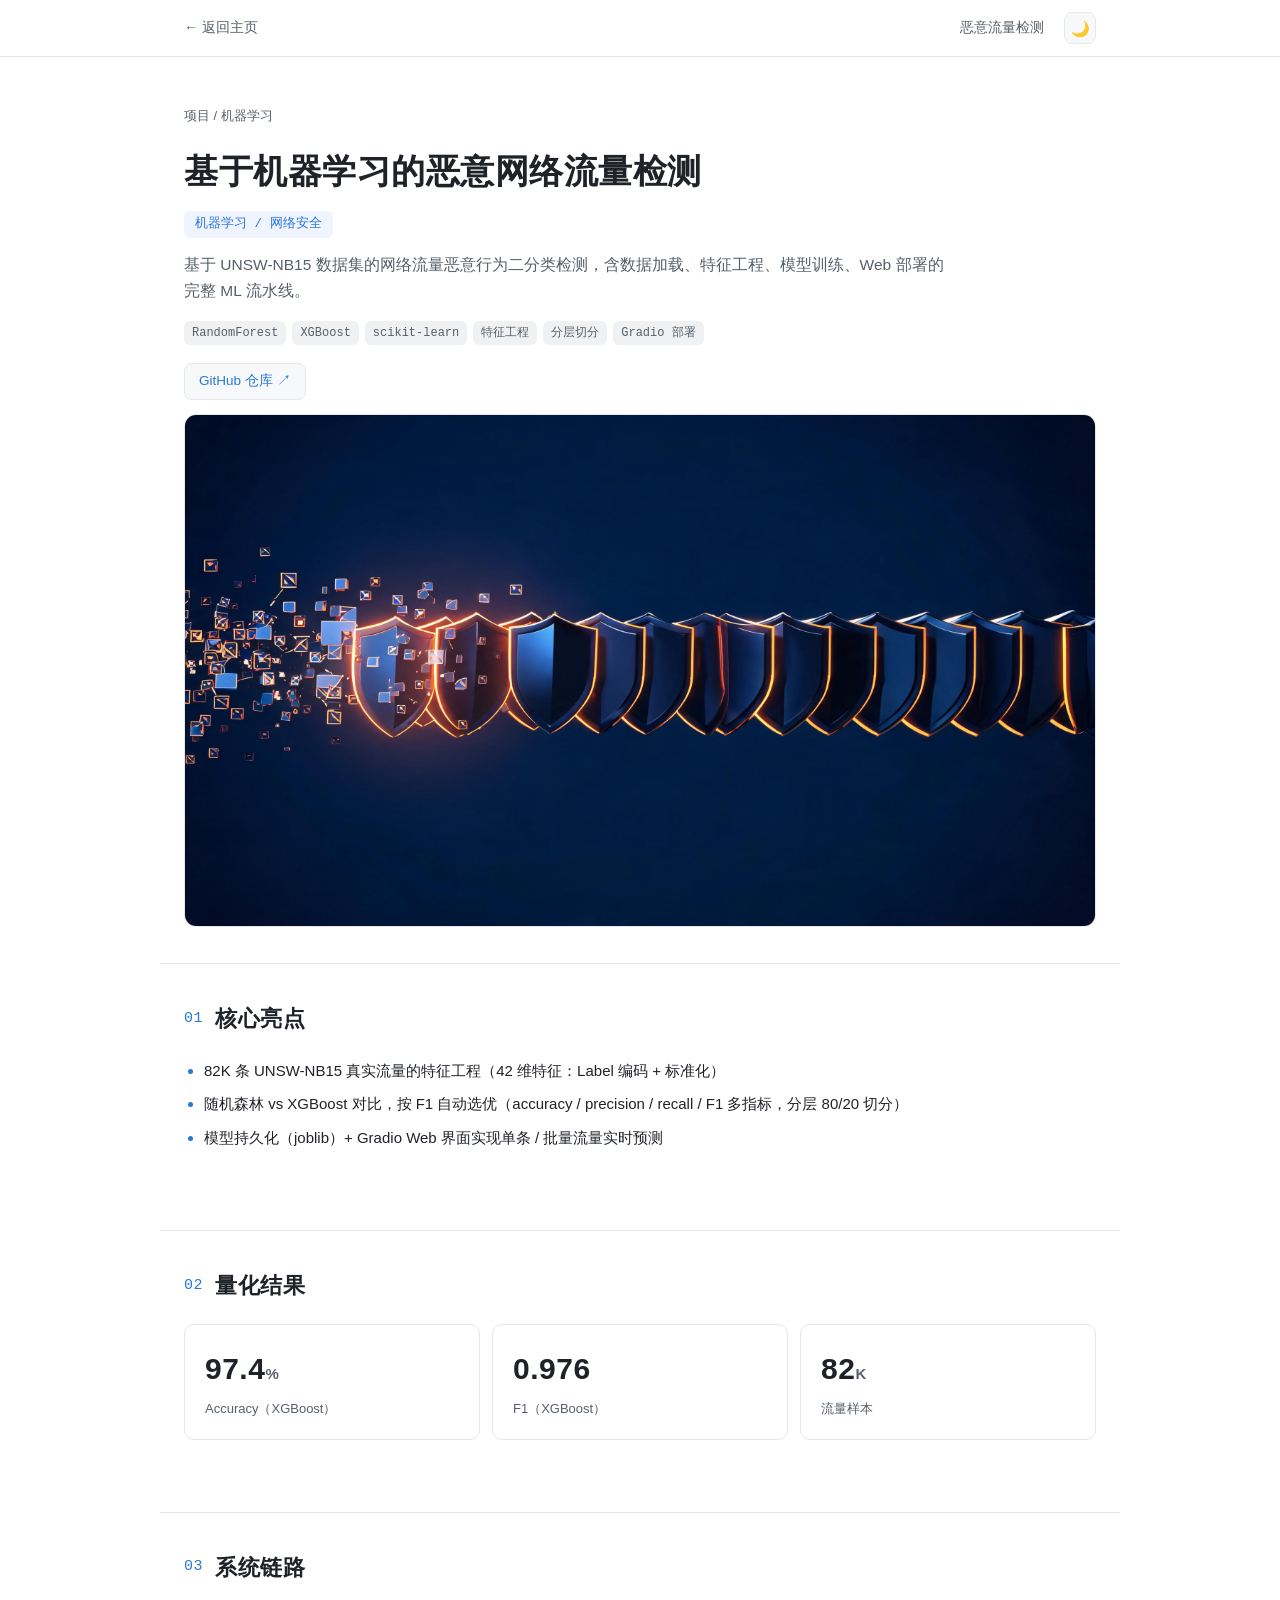
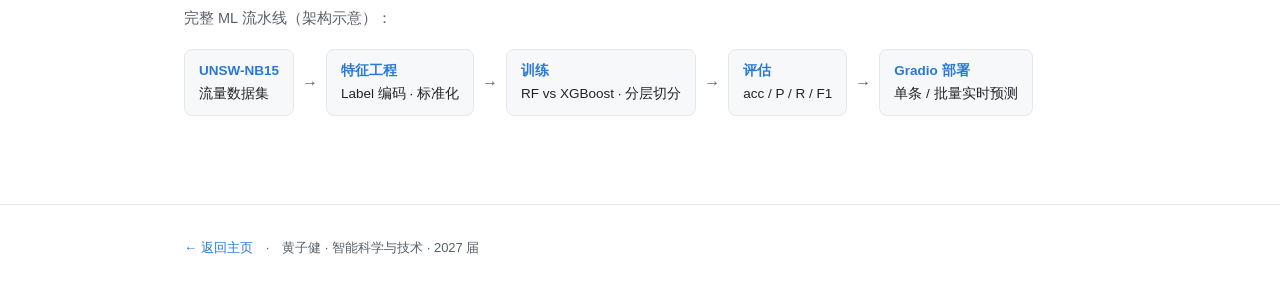
<file: projects/traffic.html>
<!DOCTYPE html>
<html lang="zh-CN">
<head>
<meta charset="UTF-8" />
<meta name="viewport" content="width=device-width, initial-scale=1.0, viewport-fit=cover" />
<title>恶意网络流量检测 · 黄子健</title>
<link rel="stylesheet" href="../style.css" />
</head>
<body>
<nav>
  <div class="inner">
    <a class="back" href="../index.html">← 返回主页</a>
    <div class="links">
      <span class="hide-sm" style="color:var(--text-muted);font-size:14px">恶意流量检测</span>
      <button id="theme-toggle" aria-label="切换深浅色" title="切换深浅色">🌙</button>
    </div>
  </div>
</nav>

<header class="page-head">
  <div class="wrap">
    <div class="crumb">项目 / 机器学习</div>
    <h1>基于机器学习的恶意网络流量检测</h1>
    <span class="badge">机器学习 / 网络安全</span>
    <p class="desc">基于 UNSW-NB15 数据集的网络流量恶意行为二分类检测，含数据加载、特征工程、模型训练、Web 部署的完整 ML 流水线。</p>
    <div class="stack">
      <span class="t">RandomForest</span><span class="t">XGBoost</span><span class="t">scikit-learn</span>
      <span class="t">特征工程</span><span class="t">分层切分</span><span class="t">Gradio 部署</span>
    </div>
    <p class="gh"><a href="https://github.com/curtain-shadow/traffic-detection" target="_blank" rel="noopener">GitHub 仓库 ↗</a></p>
  </div>
</header>

<div class="banner"><img src="../assets/detail-traffic.jpg" alt="恶意网络流量检测主题图"></div>


<section>
  <div class="wrap">
    <h2><span class="num">01</span>核心亮点</h2>
    <ul class="highlights">
      <li>82K 条 UNSW-NB15 真实流量的特征工程（42 维特征：Label 编码 + 标准化）</li>
      <li>随机森林 vs XGBoost 对比，按 F1 自动选优（accuracy / precision / recall / F1 多指标，分层 80/20 切分）</li>
      <li>模型持久化（joblib）+ Gradio Web 界面实现单条 / 批量流量实时预测</li>
    </ul>
  </div>
</section>

<section>
  <div class="wrap">
    <h2><span class="num">02</span>量化结果</h2>
    <div class="stats">
      <div class="stat"><div class="v">97.4<span class="u">%</span></div><div class="k">Accuracy（XGBoost）</div></div>
      <div class="stat"><div class="v">0.976</div><div class="k">F1（XGBoost）</div></div>
      <div class="stat"><div class="v">82<span class="u">K</span></div><div class="k">流量样本</div></div>
    </div>
  </div>
</section>

<section>
  <div class="wrap">
    <h2><span class="num">03</span>系统链路</h2>
    <p class="lead">完整 ML 流水线（架构示意）：</p>
    <div class="flow">
      <span class="node"><b>UNSW-NB15</b><br/>流量数据集</span><span class="arrow">→</span>
      <span class="node"><b>特征工程</b><br/>Label 编码 · 标准化</span><span class="arrow">→</span>
      <span class="node"><b>训练</b><br/>RF vs XGBoost · 分层切分</span><span class="arrow">→</span>
      <span class="node"><b>评估</b><br/>acc / P / R / F1</span><span class="arrow">→</span>
      <span class="node"><b>Gradio 部署</b><br/>单条 / 批量实时预测</span>
    </div>
  </div>
</section>

<footer>
  <div class="inner">
    <p><a href="../index.html">← 返回主页</a>　·　黄子健 · 智能科学与技术 · 2027 届</p>
  </div>
</footer>

<script src="../main.js"></script>
</body>
</html>
</file>
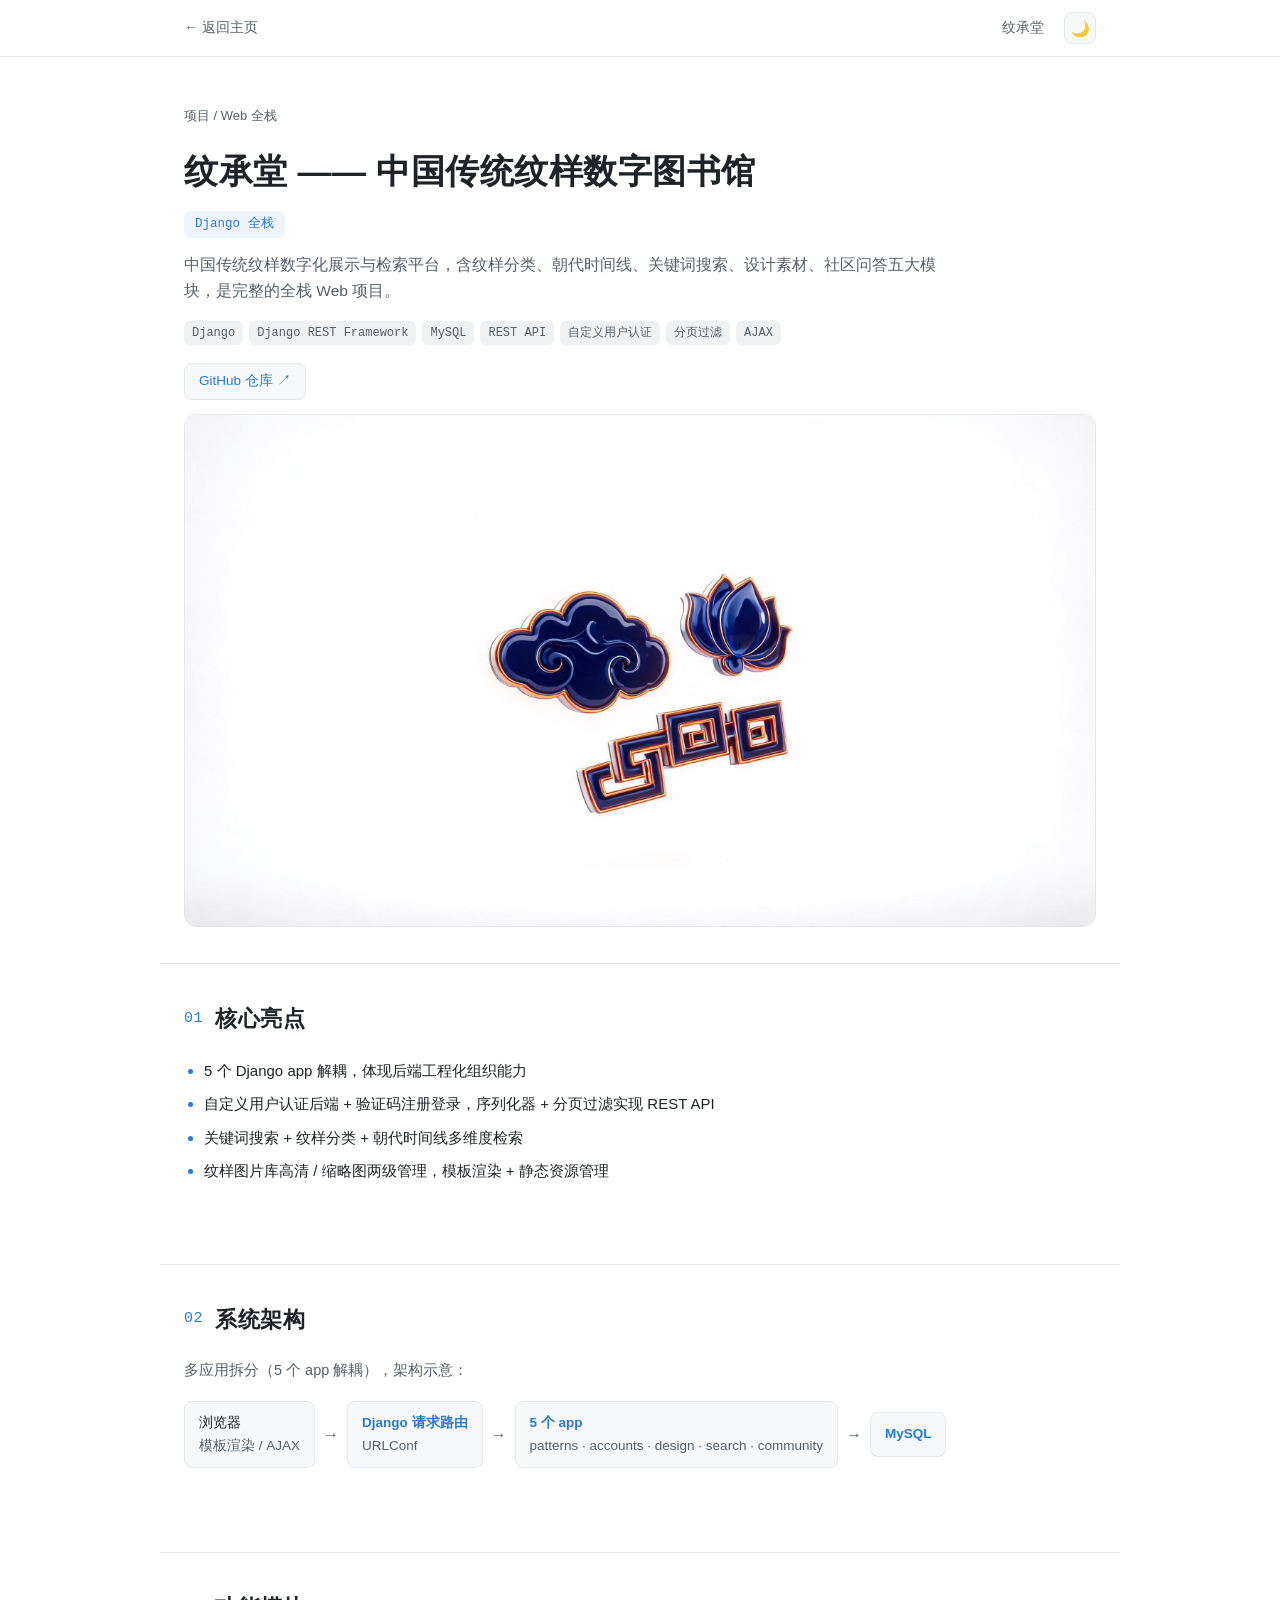
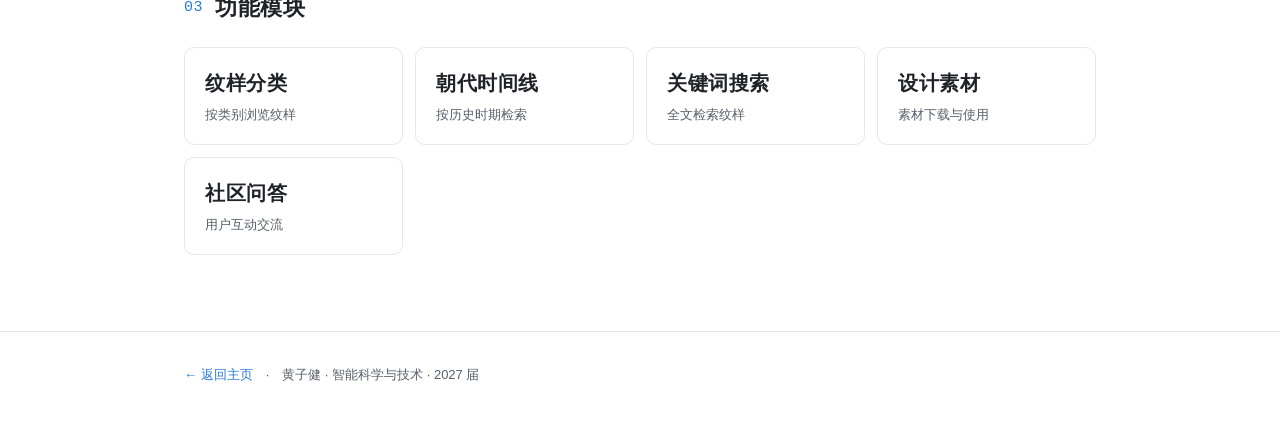
<file: projects/wenchengtang.html>
<!DOCTYPE html>
<html lang="zh-CN">
<head>
<meta charset="UTF-8" />
<meta name="viewport" content="width=device-width, initial-scale=1.0, viewport-fit=cover" />
<title>纹承堂 · 黄子健</title>
<link rel="stylesheet" href="../style.css" />
</head>
<body>
<nav>
  <div class="inner">
    <a class="back" href="../index.html">← 返回主页</a>
    <div class="links">
      <span class="hide-sm" style="color:var(--text-muted);font-size:14px">纹承堂</span>
      <button id="theme-toggle" aria-label="切换深浅色" title="切换深浅色">🌙</button>
    </div>
  </div>
</nav>

<header class="page-head">
  <div class="wrap">
    <div class="crumb">项目 / Web 全栈</div>
    <h1>纹承堂 —— 中国传统纹样数字图书馆</h1>
    <span class="badge">Django 全栈</span>
    <p class="desc">中国传统纹样数字化展示与检索平台，含纹样分类、朝代时间线、关键词搜索、设计素材、社区问答五大模块，是完整的全栈 Web 项目。</p>
    <div class="stack">
      <span class="t">Django</span><span class="t">Django REST Framework</span><span class="t">MySQL</span>
      <span class="t">REST API</span><span class="t">自定义用户认证</span><span class="t">分页过滤</span><span class="t">AJAX</span>
    </div>
    <p class="gh"><a href="https://github.com/curtain-shadow/publick" target="_blank" rel="noopener">GitHub 仓库 ↗</a></p>
  </div>
</header>

<div class="banner"><img src="../assets/detail-wenchengtang.jpg" alt="纹承堂数字图书馆主题图"></div>


<section>
  <div class="wrap">
    <h2><span class="num">01</span>核心亮点</h2>
    <ul class="highlights">
      <li>5 个 Django app 解耦，体现后端工程化组织能力</li>
      <li>自定义用户认证后端 + 验证码注册登录，序列化器 + 分页过滤实现 REST API</li>
      <li>关键词搜索 + 纹样分类 + 朝代时间线多维度检索</li>
      <li>纹样图片库高清 / 缩略图两级管理，模板渲染 + 静态资源管理</li>
    </ul>
  </div>
</section>

<section>
  <div class="wrap">
    <h2><span class="num">02</span>系统架构</h2>
    <p class="lead">多应用拆分（5 个 app 解耦），架构示意：</p>
    <div class="flow">
      <span class="node">浏览器<br/><span style="color:var(--text-muted)">模板渲染 / AJAX</span></span><span class="arrow">→</span>
      <span class="node"><b>Django 请求路由</b><br/><span style="color:var(--text-muted)">URLConf</span></span><span class="arrow">→</span>
      <span class="node"><b>5 个 app</b><br/><span style="color:var(--text-muted)">patterns · accounts · design · search · community</span></span><span class="arrow">→</span>
      <span class="node"><b>MySQL</b></span>
    </div>
  </div>
</section>

<section>
  <div class="wrap">
    <h2><span class="num">03</span>功能模块</h2>
    <div class="stats">
      <div class="stat"><div class="v" style="font-size:20px">纹样分类</div><div class="k">按类别浏览纹样</div></div>
      <div class="stat"><div class="v" style="font-size:20px">朝代时间线</div><div class="k">按历史时期检索</div></div>
      <div class="stat"><div class="v" style="font-size:20px">关键词搜索</div><div class="k">全文检索纹样</div></div>
      <div class="stat"><div class="v" style="font-size:20px">设计素材</div><div class="k">素材下载与使用</div></div>
      <div class="stat"><div class="v" style="font-size:20px">社区问答</div><div class="k">用户互动交流</div></div>
    </div>
  </div>
</section>

<footer>
  <div class="inner">
    <p><a href="../index.html">← 返回主页</a>　·　黄子健 · 智能科学与技术 · 2027 届</p>
  </div>
</footer>

<script src="../main.js"></script>
</body>
</html>
</file>
<file: style.css>
/* ===== 黄子健 · 个人主页 共享样式 ===== */
:root {
  /* 站点 */
  --bg: #ffffff;
  --bg-soft: #f6f8fa;
  --text: #1f2328;
  --text-muted: #57606a;
  --border: #e5e7eb;
  --accent: #2a78d6;
  --accent-soft: #eff4ff;
  --code-bg: #f0f1f3;
  /* 图表 */
  --surface: #fcfcfb;
  --ink: #0b0b0b;
  --ink-2: #52514e;
  --muted: #898781;
  --grid: #e1e0d9;
  --axis: #c3c2b7;
  --s1: #2a78d6;   /* 蓝 */
  --s2: #eb6834;   /* 橙 */
  --s3: #1baf7a;   /* 青 */
  --s4: #eda100;   /* 黄 */
  --deemph: #c9c9c4; /* 去强调灰 */
  color-scheme: light;
}
:root[data-theme="dark"] {
  --bg: #0d1117;
  --bg-soft: #161b22;
  --text: #e6edf3;
  --text-muted: #8b949e;
  --border: #30363d;
  --accent: #3987e5;
  --accent-soft: #123a5e;
  --code-bg: #1c2128;
  --surface: #1a1a19;
  --ink: #ffffff;
  --ink-2: #c3c2b7;
  --muted: #898781;
  --grid: #2c2c2a;
  --axis: #383835;
  --s1: #3987e5;
  --s2: #d95926;
  --s3: #199e70;
  --s4: #c98500;
  --deemph: #3a3a36;
  color-scheme: dark;
}
@media (prefers-color-scheme: dark) {
  :root:not([data-theme="light"]) {
    --bg: #0d1117;
    --bg-soft: #161b22;
    --text: #e6edf3;
    --text-muted: #8b949e;
    --border: #30363d;
    --accent: #3987e5;
    --accent-soft: #123a5e;
    --code-bg: #1c2128;
    --surface: #1a1a19;
    --ink: #ffffff;
    --ink-2: #c3c2b7;
    --muted: #898781;
    --grid: #2c2c2a;
    --axis: #383835;
    --s1: #3987e5;
    --s2: #d95926;
    --s3: #199e70;
    --s4: #c98500;
    --deemph: #3a3a36;
    color-scheme: dark;
  }
}

* { box-sizing: border-box; margin: 0; padding: 0; }
html { scroll-behavior: smooth; }
body {
  font-family: -apple-system, BlinkMacSystemFont, "Segoe UI", "PingFang SC", "Microsoft YaHei", "Helvetica Neue", sans-serif;
  background: var(--bg); color: var(--text); line-height: 1.7; font-size: 16px;
  -webkit-font-smoothing: antialiased;
}
a { color: var(--accent); text-decoration: none; }
a:hover { text-decoration: underline; }
.wrap { max-width: 960px; margin: 0 auto; padding: 0 24px; }
.num { font-family: ui-monospace, "SFMono-Regular", "Consolas", monospace; }

/* ===== 导航 ===== */
nav {
  position: sticky; top: 0; z-index: 10;
  background: var(--bg); background: color-mix(in srgb, var(--bg) 86%, transparent);
  backdrop-filter: blur(10px); border-bottom: 1px solid var(--border);
}
nav .inner { max-width: 960px; margin: 0 auto; padding: 0 24px; height: 56px;
  display: flex; align-items: center; justify-content: space-between; }
nav .logo { font-weight: 700; letter-spacing: .5px; color: var(--text); }
nav .links { display: flex; gap: 20px; align-items: center; }
nav .links a { color: var(--text-muted); font-size: 14px; }
nav .links a:hover { color: var(--accent); text-decoration: none; }
nav .back { display: inline-flex; align-items: center; gap: 6px; font-size: 14px; color: var(--text-muted); }
nav .back:hover { color: var(--accent); text-decoration: none; }
#theme-toggle {
  background: var(--bg-soft); border: 1px solid var(--border); color: var(--text);
  width: 32px; height: 32px; border-radius: 8px; cursor: pointer; font-size: 15px;
  line-height: 1; display: inline-flex; align-items: center; justify-content: center;
}
#theme-toggle:hover { border-color: var(--accent); }

/* ===== 主页 Hero ===== */
header.hero { position: relative; padding: 96px 0 80px; overflow: hidden; background: #0d1b2e; }
.hero-bg { position: absolute; inset: 0; z-index: 0; }
.hero-bg img { width: 100%; height: 100%; object-fit: cover; display: block; }
.hero-bg::after { content: ''; position: absolute; inset: 0;
  background: linear-gradient(180deg, rgba(8,18,36,.52) 0%, rgba(8,18,36,.78) 100%); }
header.hero .wrap { position: relative; z-index: 1; }
.hero h1 { font-size: 40px; font-weight: 800; letter-spacing: 1px; color: #fff; }
.hero .role { margin-top: 10px; font-size: 18px; color: rgba(255,255,255,.84); font-weight: 500; }
.hero .role b { color: #ffb46b; font-weight: 600; }
.hero .contact { margin-top: 18px; display: flex; flex-wrap: wrap; gap: 8px 20px; font-size: 14px; color: rgba(255,255,255,.80); }
.hero .contact span { display: inline-flex; align-items: center; gap: 6px; }
.hero .intro { margin-top: 22px; max-width: 720px; color: rgba(255,255,255,.88); font-size: 15px; }
.hero .intro b { color: #fff; }

/* ===== 详情页头部 ===== */
header.page-head { padding: 48px 0 8px; }
.page-head .crumb { font-size: 13px; color: var(--text-muted); margin-bottom: 16px; }
.page-head h1 { font-size: 34px; font-weight: 800; letter-spacing: .5px; }
.page-head .badge {
  display: inline-block; margin-top: 10px; font-size: 12.5px;
  font-family: ui-monospace, "Consolas", monospace; color: var(--accent);
  background: var(--accent-soft); padding: 3px 11px; border-radius: 6px;
}
.page-head .desc { margin-top: 14px; max-width: 760px; color: var(--text-muted); font-size: 15.5px; }
.page-head .stack { margin-top: 16px; display: flex; flex-wrap: wrap; gap: 6px; }
.page-head .stack .t {
  font-size: 12px; font-family: ui-monospace, "SFMono-Regular", "Consolas", monospace;
  background: var(--code-bg); color: var(--text-muted); padding: 2px 8px; border-radius: 6px;
}
.page-head .gh { margin-top: 18px; }
.page-head .gh a {
  display: inline-flex; align-items: center; gap: 6px;
  font-size: 13.5px; font-weight: 500; color: var(--accent);
  border: 1px solid var(--border); background: var(--bg-soft);
  padding: 6px 14px; border-radius: 8px;
}
.page-head .gh a:hover { border-color: var(--accent); text-decoration: none; }

/* ===== 详情页主题横幅 ===== */
.banner { margin: 6px auto 0; max-width: 960px; padding: 0 24px; }
.banner img { width: 100%; aspect-ratio: 16 / 9; object-fit: cover; border-radius: 12px;
  border: 1px solid var(--border); display: block; }

/* ===== 首页分区横幅 / 配图 ===== */
.sec-banner { margin-bottom: 22px; }
.sec-banner img { width: 100%; aspect-ratio: 21 / 9; object-fit: cover; border-radius: 12px;
  border: 1px solid var(--border); display: block; }
.sec-viz { margin-top: 24px; }
.sec-viz img { width: 100%; aspect-ratio: 16 / 9; object-fit: cover; border-radius: 12px;
  border: 1px solid var(--border); display: block; }

/* ===== Section ===== */
section { padding: 36px 0; }
section > .wrap { border-top: 1px solid var(--border); padding-top: 36px; }
h2 { font-size: 22px; font-weight: 700; letter-spacing: .5px;
  display: flex; align-items: center; gap: 12px; margin-bottom: 20px; }
h2 .num { color: var(--accent); font-size: 15px; font-weight: 500; }
section p.lead { color: var(--text-muted); font-size: 14.5px; margin-bottom: 18px; }

/* ===== 标签 ===== */
.tags { display: flex; flex-wrap: wrap; gap: 8px; }
.tag { font-size: 13px; padding: 4px 12px; border-radius: 20px;
  background: var(--bg-soft); border: 1px solid var(--border); color: var(--text); }
.tag.accent { background: var(--accent-soft); border-color: transparent; color: var(--accent); }
.tag.muted { opacity: .62; }
.skill-group { margin-bottom: 22px; }
.skill-group .label { font-size: 13px; color: var(--text-muted); margin-bottom: 8px; font-weight: 600; letter-spacing: .5px; }

/* ===== 项目卡片（主页）===== */
.projects { display: flex; flex-direction: column; gap: 18px; }
.proj { border: 1px solid var(--border); border-radius: 12px; padding: 22px 24px;
  background: var(--bg); transition: border-color .15s;
  display: grid; grid-template-columns: 220px 1fr; gap: 20px; align-items: start; }
.proj:hover { border-color: var(--accent); }
.proj .thumb { display: block; overflow: hidden; border-radius: 8px; }
.proj .thumb img { width: 100%; aspect-ratio: 16 / 9; object-fit: cover; display: block;
  border: 1px solid var(--border); border-radius: 8px; }
.proj a.title { color: var(--text); }
.proj a.title:hover { color: var(--accent); text-decoration: none; }
.proj .head { display: flex; flex-wrap: wrap; align-items: baseline; gap: 10px 14px; }
.proj h3 { font-size: 18px; font-weight: 700; }
.proj .badge { font-size: 12px; font-family: ui-monospace, "Consolas", monospace;
  color: var(--accent); background: var(--accent-soft); padding: 2px 9px; border-radius: 6px; }
.proj .desc { margin-top: 8px; color: var(--text-muted); font-size: 14.5px; }
.proj .stack { margin-top: 14px; display: flex; flex-wrap: wrap; gap: 6px; }
.proj .stack .t { font-size: 12px; font-family: ui-monospace, "SFMono-Regular", "Consolas", monospace;
  background: var(--code-bg); color: var(--text-muted); padding: 2px 8px; border-radius: 6px; }
.proj ul { margin-top: 14px; padding-left: 20px; }
.proj ul li { font-size: 14.5px; margin-bottom: 6px; }
.proj ul li::marker { color: var(--accent); }
.proj .metric { margin-top: 16px; display: flex; flex-wrap: wrap; gap: 8px; }
.proj .metric .m { font-size: 12.5px; color: var(--accent); background: var(--accent-soft);
  padding: 4px 11px; border-radius: 6px; font-weight: 500; }
.proj .goto { margin-top: 14px; font-size: 13.5px; }

/* ===== 亮点列表（详情页）===== */
ul.highlights { padding-left: 20px; }
ul.highlights li { margin-bottom: 8px; font-size: 15px; }
ul.highlights li::marker { color: var(--accent); }

/* ===== 指标卡（stat tile）===== */
.stats { display: grid; grid-template-columns: repeat(auto-fit, minmax(180px, 1fr)); gap: 12px; }
.stat { border: 1px solid var(--border); border-radius: 10px; padding: 18px 20px; background: var(--bg); }
.stat .v { font-size: 30px; font-weight: 800; letter-spacing: .5px;
  font-variant-numeric: tabular-nums; color: var(--text); }
.stat .v .u { font-size: 15px; font-weight: 600; color: var(--text-muted); }
.stat .k { margin-top: 4px; font-size: 13px; color: var(--text-muted); }
.stat .d { margin-top: 6px; font-size: 12px; color: var(--accent); font-weight: 500; }

/* ===== 图表 ===== */
figure.viz { margin: 8px 0 28px; }
figcaption { font-size: 13.5px; color: var(--text-muted); margin-bottom: 10px; font-weight: 500; }
.viz svg { display: block; width: 100%; height: auto; }
.legend { display: flex; flex-wrap: wrap; gap: 8px 20px; margin: 12px 0 4px; }
.legend .li { display: inline-flex; align-items: center; gap: 8px; font-size: 13px; color: var(--text-muted); }
.legend .sw { width: 12px; height: 12px; border-radius: 3px; flex: none; }
.tbl { width: 100%; border-collapse: collapse; font-size: 13.5px; margin-top: 8px; }
.tbl th, .tbl td { text-align: left; padding: 9px 12px; border-bottom: 1px solid var(--border); }
.tbl th { color: var(--text-muted); font-weight: 600; font-size: 12.5px; }
.tbl td { font-variant-numeric: tabular-nums; }

/* ===== 流程 / 架构图 ===== */
.flow { display: flex; flex-wrap: wrap; align-items: center; gap: 8px; margin: 12px 0; }
.flow .node { border: 1px solid var(--border); background: var(--bg-soft);
  border-radius: 8px; padding: 10px 14px; font-size: 13.5px; }
.flow .node b { color: var(--accent); font-weight: 600; }
.flow .arrow { color: var(--text-muted); font-size: 16px; }

/* ===== 页脚 ===== */
footer { border-top: 1px solid var(--border); margin-top: 40px; padding: 32px 0 48px; }
footer .inner { max-width: 960px; margin: 0 auto; padding: 0 24px; }
footer p { font-size: 13px; color: var(--text-muted); }
footer .links { display: flex; flex-wrap: wrap; gap: 8px 18px; font-size: 14px; margin-top: 8px; }
footer .links span { color: var(--text-muted); }

@media (max-width: 640px) {
  .hero h1 { font-size: 32px; }
  .hero .role { font-size: 16px; }
  .page-head h1 { font-size: 28px; }
  nav .links { gap: 12px; }
  nav .links a.hide-sm { display: none; }
  section { padding: 28px 0; }
  section > .wrap { padding-top: 28px; }
  .proj { grid-template-columns: 1fr; }
}
</file>
